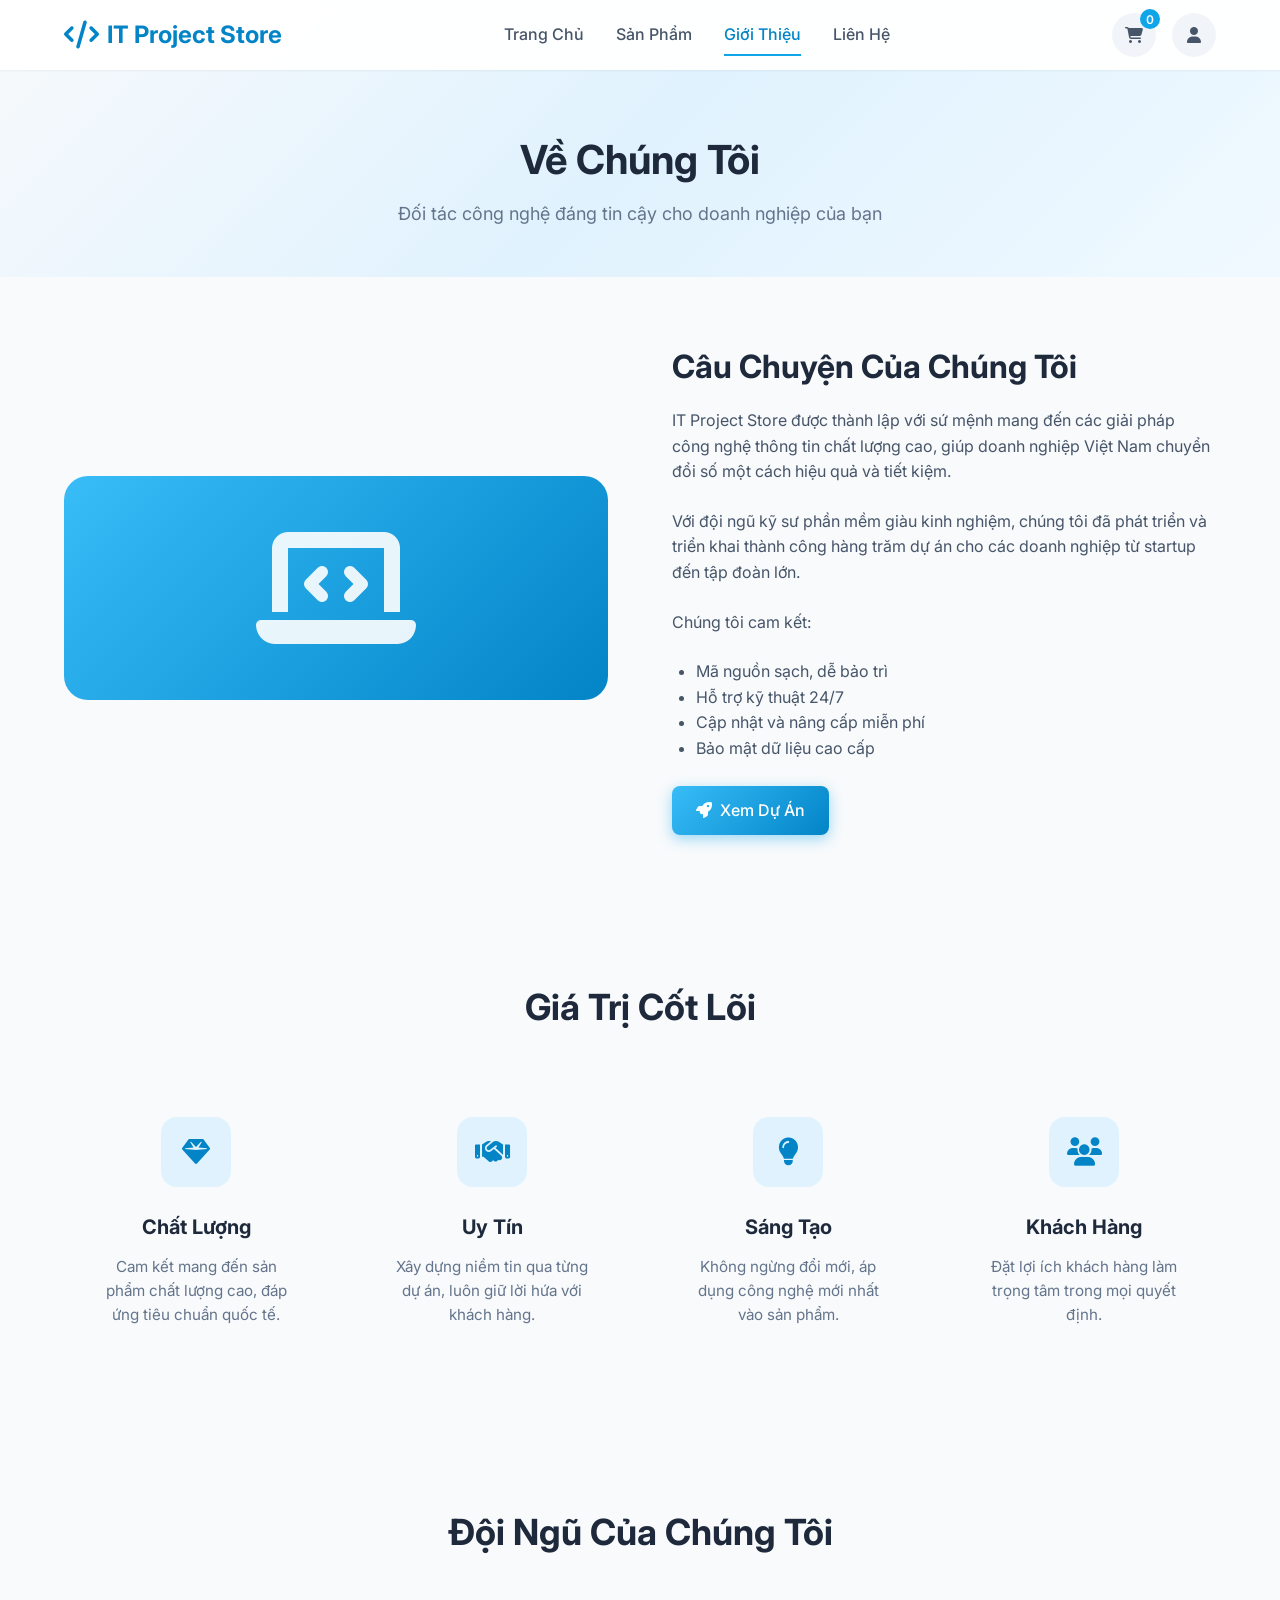
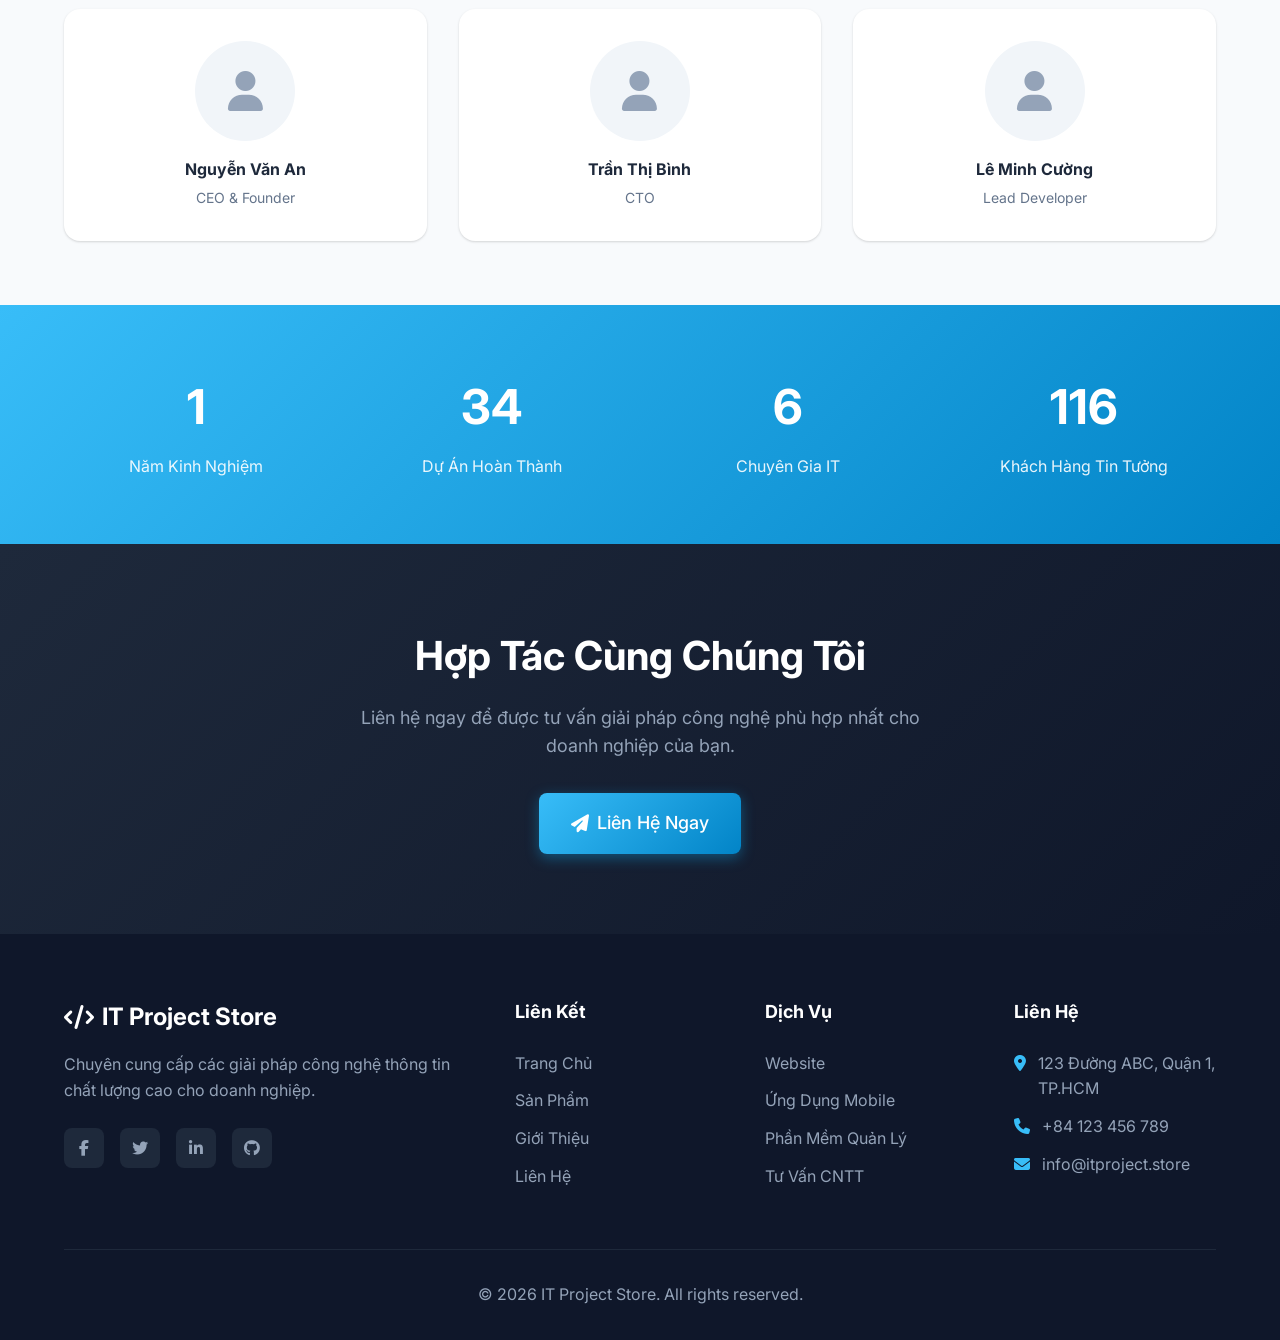
<file: customer-management-web/about.html>
<!DOCTYPE html>
<html lang="vi">
<head>
    <meta charset="UTF-8">
    <meta name="viewport" content="width=device-width, initial-scale=1.0">
    <title>Giới Thiệu - IT Project Store</title>
    <link rel="stylesheet" href="css/style.css">
    <link rel="preconnect" href="https://fonts.googleapis.com">
    <link rel="preconnect" href="https://fonts.gstatic.com" crossorigin>
    <link href="https://fonts.googleapis.com/css2?family=Inter:wght@300;400;500;600;700&display=swap" rel="stylesheet">
    <link rel="stylesheet" href="https://cdnjs.cloudflare.com/ajax/libs/font-awesome/6.4.0/css/all.min.css">
</head>
<body>
    <!-- Header -->
    <header class="header">
        <div class="container">
            <a href="index.html" class="logo">
                <i class="fas fa-code"></i>
                <span>IT Project Store</span>
            </a>
            <nav class="nav">
                <a href="index.html" class="nav-link">Trang Chủ</a>
                <a href="products.html" class="nav-link">Sản Phẩm</a>
                <a href="about.html" class="nav-link active">Giới Thiệu</a>
                <a href="contact.html" class="nav-link">Liên Hệ</a>
            </nav>
            <div class="header-actions">
                <button class="cart-btn" onclick="openCart()">
                    <i class="fas fa-shopping-cart"></i>
                    <span class="cart-count" id="cartCount">0</span>
                </button>
                <button class="user-btn" id="userBtn">
                    <i class="fas fa-user"></i>
                </button>
            </div>
            <button class="mobile-menu-btn" onclick="toggleMobileMenu()">
                <i class="fas fa-bars"></i>
            </button>
        </div>
    </header>

    <!-- Page Header -->
    <section class="page-header">
        <div class="container">
            <h1 class="page-title">Về Chúng Tôi</h1>
            <p class="page-subtitle">Đối tác công nghệ đáng tin cậy cho doanh nghiệp của bạn</p>
        </div>
    </section>

    <!-- About Section -->
    <section class="about-section">
        <div class="container">
            <div class="about-grid">
                <div class="about-image">
                    <i class="fas fa-laptop-code"></i>
                </div>
                <div class="about-content">
                    <h2>Câu Chuyện Của Chúng Tôi</h2>
                    <p>IT Project Store được thành lập với sứ mệnh mang đến các giải pháp công nghệ thông tin chất lượng cao, giúp doanh nghiệp Việt Nam chuyển đổi số một cách hiệu quả và tiết kiệm.</p>
                    <p>Với đội ngũ kỹ sư phần mềm giàu kinh nghiệm, chúng tôi đã phát triển và triển khai thành công hàng trăm dự án cho các doanh nghiệp từ startup đến tập đoàn lớn.</p>
                    <p>Chúng tôi cam kết:</p>
                    <ul style="list-style: disc; margin-left: 1.5rem; margin-bottom: 1.5rem; color: var(--gray-600);">
                        <li>Mã nguồn sạch, dễ bảo trì</li>
                        <li>Hỗ trợ kỹ thuật 24/7</li>
                        <li>Cập nhật và nâng cấp miễn phí</li>
                        <li>Bảo mật dữ liệu cao cấp</li>
                    </ul>
                    <a href="products.html" class="btn btn-primary">
                        <i class="fas fa-rocket"></i>
                        Xem Dự Án
                    </a>
                </div>
            </div>
        </div>
    </section>

    <!-- Values Section -->
    <section class="features" style="background: var(--gray-50);">
        <div class="container">
            <h2 class="section-title">Giá Trị Cốt Lõi</h2>
            <div class="features-grid">
                <div class="feature-card">
                    <div class="feature-icon">
                        <i class="fas fa-gem"></i>
                    </div>
                    <h3>Chất Lượng</h3>
                    <p>Cam kết mang đến sản phẩm chất lượng cao, đáp ứng tiêu chuẩn quốc tế.</p>
                </div>
                <div class="feature-card">
                    <div class="feature-icon">
                        <i class="fas fa-handshake"></i>
                    </div>
                    <h3>Uy Tín</h3>
                    <p>Xây dựng niềm tin qua từng dự án, luôn giữ lời hứa với khách hàng.</p>
                </div>
                <div class="feature-card">
                    <div class="feature-icon">
                        <i class="fas fa-lightbulb"></i>
                    </div>
                    <h3>Sáng Tạo</h3>
                    <p>Không ngừng đổi mới, áp dụng công nghệ mới nhất vào sản phẩm.</p>
                </div>
                <div class="feature-card">
                    <div class="feature-icon">
                        <i class="fas fa-users"></i>
                    </div>
                    <h3>Khách Hàng</h3>
                    <p>Đặt lợi ích khách hàng làm trọng tâm trong mọi quyết định.</p>
                </div>
            </div>
        </div>
    </section>

    <!-- Team Section -->
    <section class="about-section">
        <div class="container">
            <h2 class="section-title">Đội Ngũ Của Chúng Tôi</h2>
            <div class="team-grid">
                <div class="team-member">
                    <div class="team-avatar">
                        <i class="fas fa-user"></i>
                    </div>
                    <h4>Nguyễn Văn An</h4>
                    <p>CEO & Founder</p>
                </div>
                <div class="team-member">
                    <div class="team-avatar">
                        <i class="fas fa-user"></i>
                    </div>
                    <h4>Trần Thị Bình</h4>
                    <p>CTO</p>
                </div>
                <div class="team-member">
                    <div class="team-avatar">
                        <i class="fas fa-user"></i>
                    </div>
                    <h4>Lê Minh Cường</h4>
                    <p>Lead Developer</p>
                </div>
            </div>
        </div>
    </section>

    <!-- Stats Section -->
    <section class="stats">
        <div class="container">
            <div class="stats-grid">
                <div class="stat-item">
                    <div class="stat-number" data-count="5">0</div>
                    <div class="stat-label">Năm Kinh Nghiệm</div>
                </div>
                <div class="stat-item">
                    <div class="stat-number" data-count="150">0</div>
                    <div class="stat-label">Dự Án Hoàn Thành</div>
                </div>
                <div class="stat-item">
                    <div class="stat-number" data-count="30">0</div>
                    <div class="stat-label">Chuyên Gia IT</div>
                </div>
                <div class="stat-item">
                    <div class="stat-number" data-count="500">0</div>
                    <div class="stat-label">Khách Hàng Tin Tưởng</div>
                </div>
            </div>
        </div>
    </section>

    <!-- CTA Section -->
    <section class="cta">
        <div class="container">
            <div class="cta-content">
                <h2>Hợp Tác Cùng Chúng Tôi</h2>
                <p>Liên hệ ngay để được tư vấn giải pháp công nghệ phù hợp nhất cho doanh nghiệp của bạn.</p>
                <a href="contact.html" class="btn btn-primary btn-lg">
                    <i class="fas fa-paper-plane"></i>
                    Liên Hệ Ngay
                </a>
            </div>
        </div>
    </section>

    <!-- Footer -->
    <footer class="footer">
        <div class="container">
            <div class="footer-grid">
                <div class="footer-col">
                    <div class="footer-logo">
                        <i class="fas fa-code"></i>
                        <span>IT Project Store</span>
                    </div>
                    <p>Chuyên cung cấp các giải pháp công nghệ thông tin chất lượng cao cho doanh nghiệp.</p>
                    <div class="social-links">
                        <a href="#"><i class="fab fa-facebook-f"></i></a>
                        <a href="#"><i class="fab fa-twitter"></i></a>
                        <a href="#"><i class="fab fa-linkedin-in"></i></a>
                        <a href="#"><i class="fab fa-github"></i></a>
                    </div>
                </div>
                <div class="footer-col">
                    <h4>Liên Kết</h4>
                    <ul>
                        <li><a href="index.html">Trang Chủ</a></li>
                        <li><a href="products.html">Sản Phẩm</a></li>
                        <li><a href="about.html">Giới Thiệu</a></li>
                        <li><a href="contact.html">Liên Hệ</a></li>
                    </ul>
                </div>
                <div class="footer-col">
                    <h4>Dịch Vụ</h4>
                    <ul>
                        <li><a href="#">Website</a></li>
                        <li><a href="#">Ứng Dụng Mobile</a></li>
                        <li><a href="#">Phần Mềm Quản Lý</a></li>
                        <li><a href="#">Tư Vấn CNTT</a></li>
                    </ul>
                </div>
                <div class="footer-col">
                    <h4>Liên Hệ</h4>
                    <ul class="contact-info">
                        <li><i class="fas fa-map-marker-alt"></i> 123 Đường ABC, Quận 1, TP.HCM</li>
                        <li><i class="fas fa-phone"></i> +84 123 456 789</li>
                        <li><i class="fas fa-envelope"></i> info@itproject.store</li>
                    </ul>
                </div>
            </div>
            <div class="footer-bottom">
                <p>&copy; 2026 IT Project Store. All rights reserved.</p>
            </div>
        </div>
    </footer>

    <!-- Cart Sidebar -->
    <div class="cart-overlay" id="cartOverlay" onclick="closeCart()"></div>
    <div class="cart-sidebar" id="cartSidebar">
        <div class="cart-header">
            <h3><i class="fas fa-shopping-cart"></i> Giỏ Hàng</h3>
            <button class="close-btn" onclick="closeCart()">
                <i class="fas fa-times"></i>
            </button>
        </div>
        <div class="cart-items" id="cartItems"></div>
        <div class="cart-footer">
            <div class="cart-total">
                <span>Tổng cộng:</span>
                <span class="total-amount" id="cartTotal">0 ₫</span>
            </div>
            <button class="btn btn-primary btn-block" onclick="checkout()">
                <i class="fas fa-credit-card"></i>
                Thanh Toán
            </button>
        </div>
    </div>

    <!-- Auth Modal -->
    <div class="modal-overlay" id="authModal">
        <div class="modal">
            <button class="modal-close" onclick="closeAuthModal()">
                <i class="fas fa-times"></i>
            </button>
            <div class="modal-header">
                <h3 id="authModalTitle">Đăng Nhập</h3>
            </div>
            <div class="modal-body">
                <form id="authForm">
                    <div class="form-group" id="nameGroup" style="display: none;">
                        <label>Họ và Tên *</label>
                        <input type="text" id="authName" placeholder="Nhập họ và tên">
                    </div>
                    <div class="form-group" id="usernameGroup">
                        <label>Tên đăng nhập *</label>
                        <input type="text" id="authUsername" placeholder="Nhập tên đăng nhập" required>
                    </div>
                    <div class="form-group" id="emailGroup" style="display: none;">
                        <label>Email</label>
                        <input type="email" id="authEmail" placeholder="Nhập email">
                    </div>
                    <div class="form-group" id="phoneGroup" style="display: none;">
                        <label>Số điện thoại</label>
                        <input type="tel" id="authPhone" placeholder="Nhập số điện thoại">
                    </div>
                    <div class="form-group" id="passwordGroup">
                        <label>Mật khẩu *</label>
                        <div class="password-input">
                            <input type="password" id="authPassword" placeholder="Nhập mật khẩu" required>
                            <button type="button" class="toggle-password" onclick="togglePasswordVisibility('authPassword')">
                                <i class="fas fa-eye"></i>
                            </button>
                        </div>
                    </div>
                    <div class="form-group" id="confirmPasswordGroup" style="display: none;">
                        <label>Xác nhận mật khẩu *</label>
                        <div class="password-input">
                            <input type="password" id="authConfirmPassword" placeholder="Nhập lại mật khẩu">
                            <button type="button" class="toggle-password" onclick="togglePasswordVisibility('authConfirmPassword')">
                                <i class="fas fa-eye"></i>
                            </button>
                        </div>
                    </div>
                    <button type="submit" class="btn btn-primary btn-block">
                        <span id="authBtnText">Đăng Nhập</span>
                    </button>
                </form>
                <div class="auth-switch">
                    <span id="authSwitchText">Chưa có tài khoản?</span>
                    <a href="#" onclick="toggleAuthMode(event)">Đăng ký</a>
                </div>
            </div>
        </div>
    </div>

    <!-- Checkout Modal -->
    <div class="modal-overlay" id="checkoutModal">
        <div class="modal modal-lg">
            <button class="modal-close" onclick="closeCheckoutModal()">
                <i class="fas fa-times"></i>
            </button>
            <div class="modal-header">
                <h3>Xác Nhận Đơn Hàng</h3>
            </div>
            <div class="modal-body">
                <form id="checkoutForm">
                    <div class="form-row">
                        <div class="form-group">
                            <label>Họ và Tên *</label>
                            <input type="text" id="checkoutName" required>
                        </div>
                        <div class="form-group">
                            <label>Email *</label>
                            <input type="email" id="checkoutEmail" required>
                        </div>
                    </div>
                    <div class="form-row">
                        <div class="form-group">
                            <label>Số điện thoại *</label>
                            <input type="tel" id="checkoutPhone" required>
                        </div>
                        <div class="form-group">
                            <label>Địa chỉ</label>
                            <input type="text" id="checkoutAddress">
                        </div>
                    </div>
                    <div class="order-summary">
                        <h4>Tóm tắt đơn hàng</h4>
                        <div id="orderSummaryItems"></div>
                        <div class="order-total">
                            <span>Tổng cộng:</span>
                            <span id="orderTotal">0 ₫</span>
                        </div>
                    </div>
                    <button type="submit" class="btn btn-primary btn-block btn-lg">
                        <i class="fas fa-check"></i>
                        Xác Nhận Đặt Hàng
                    </button>
                </form>
            </div>
        </div>
    </div>

    <!-- Toast Container -->
    <div class="toast-container" id="toastContainer"></div>

    <script src="js/config.js"></script>
    <script src="js/api.js"></script>
    <script src="js/auth.js"></script>
    <script src="js/cart.js"></script>
    <script src="js/main.js"></script>
</body>
</html>
</file>
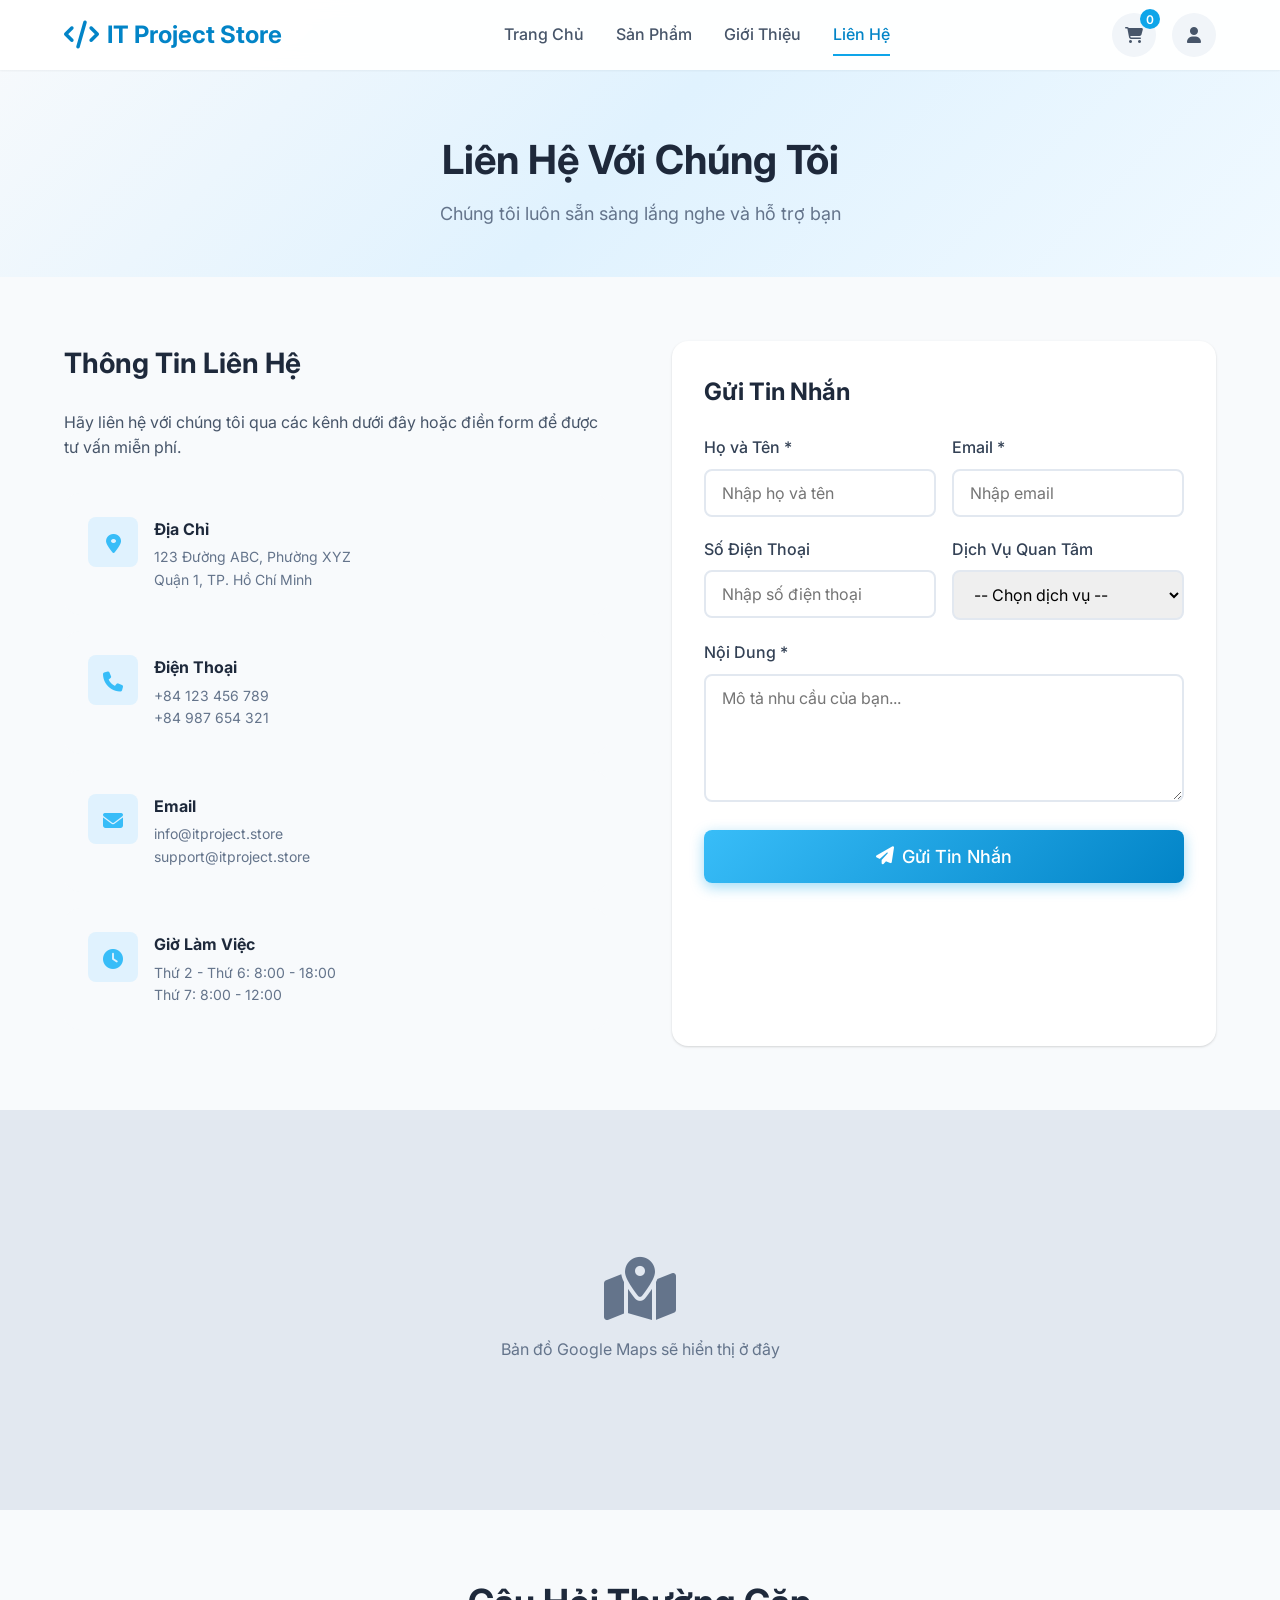
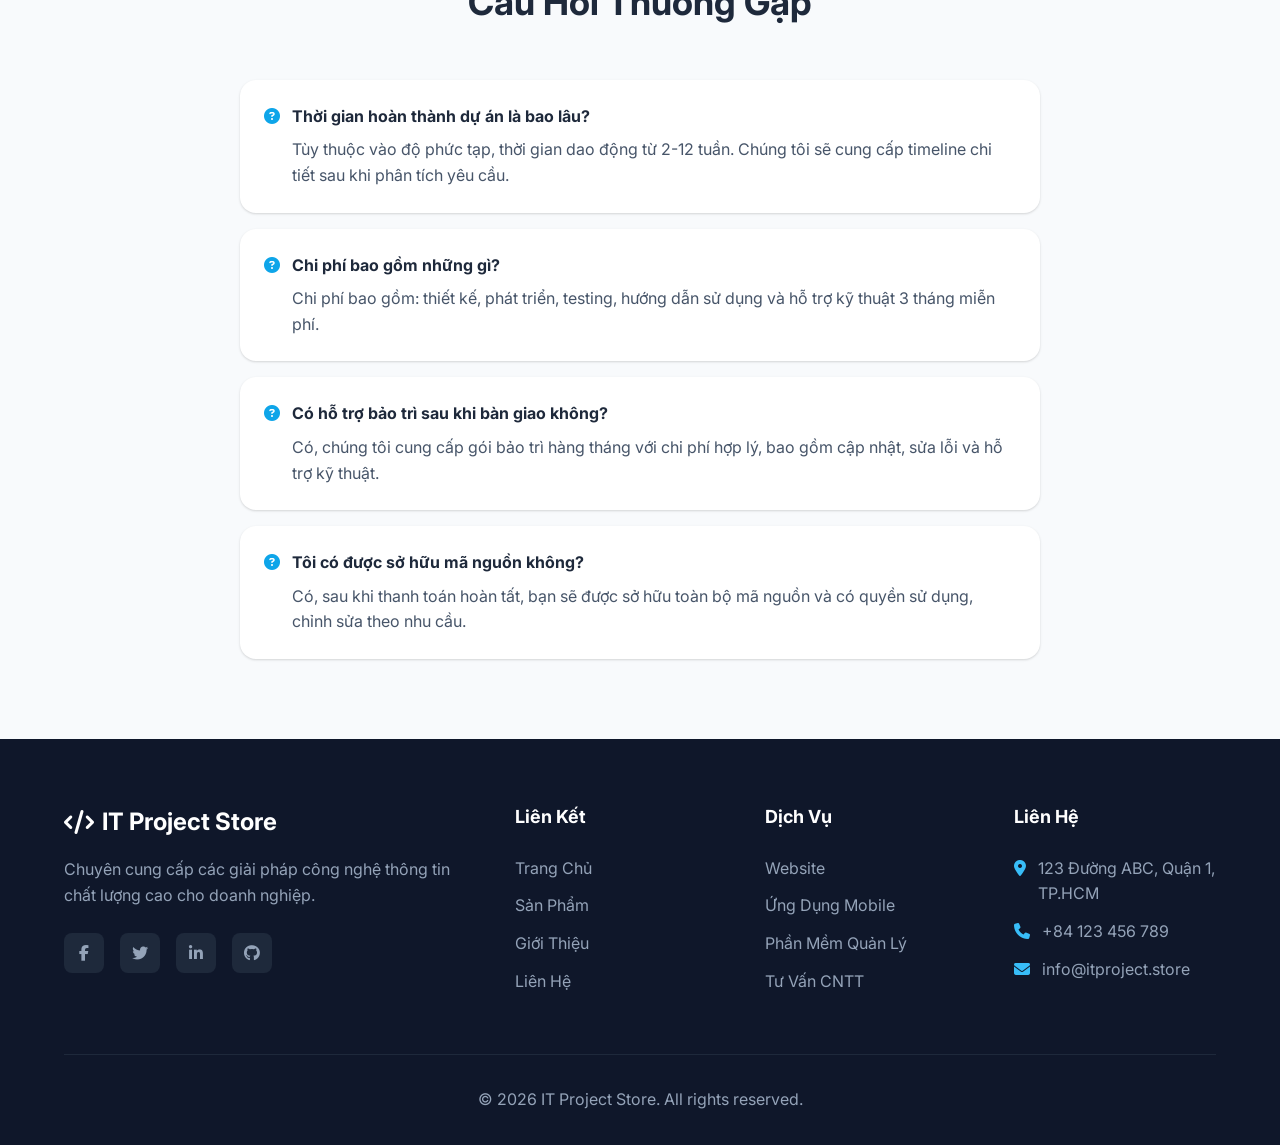
<file: customer-management-web/contact.html>
<!DOCTYPE html>
<html lang="vi">
<head>
    <meta charset="UTF-8">
    <meta name="viewport" content="width=device-width, initial-scale=1.0">
    <title>Liên Hệ - IT Project Store</title>
    <link rel="stylesheet" href="css/style.css">
    <link rel="preconnect" href="https://fonts.googleapis.com">
    <link rel="preconnect" href="https://fonts.gstatic.com" crossorigin>
    <link href="https://fonts.googleapis.com/css2?family=Inter:wght@300;400;500;600;700&display=swap" rel="stylesheet">
    <link rel="stylesheet" href="https://cdnjs.cloudflare.com/ajax/libs/font-awesome/6.4.0/css/all.min.css">
</head>
<body>
    <!-- Header -->
    <header class="header">
        <div class="container">
            <a href="index.html" class="logo">
                <i class="fas fa-code"></i>
                <span>IT Project Store</span>
            </a>
            <nav class="nav">
                <a href="index.html" class="nav-link">Trang Chủ</a>
                <a href="products.html" class="nav-link">Sản Phẩm</a>
                <a href="about.html" class="nav-link">Giới Thiệu</a>
                <a href="contact.html" class="nav-link active">Liên Hệ</a>
            </nav>
            <div class="header-actions">
                <button class="cart-btn" onclick="openCart()">
                    <i class="fas fa-shopping-cart"></i>
                    <span class="cart-count" id="cartCount">0</span>
                </button>
                <button class="user-btn" id="userBtn">
                    <i class="fas fa-user"></i>
                </button>
            </div>
            <button class="mobile-menu-btn" onclick="toggleMobileMenu()">
                <i class="fas fa-bars"></i>
            </button>
        </div>
    </header>

    <!-- Page Header -->
    <section class="page-header">
        <div class="container">
            <h1 class="page-title">Liên Hệ Với Chúng Tôi</h1>
            <p class="page-subtitle">Chúng tôi luôn sẵn sàng lắng nghe và hỗ trợ bạn</p>
        </div>
    </section>

    <!-- Contact Section -->
    <section class="contact-section">
        <div class="container">
            <div class="contact-grid">
                <!-- Contact Info -->
                <div class="contact-info">
                    <h2 style="font-size: 1.75rem; color: var(--gray-800); margin-bottom: 1.5rem;">Thông Tin Liên Hệ</h2>
                    <p style="color: var(--gray-600); margin-bottom: 2rem;">Hãy liên hệ với chúng tôi qua các kênh dưới đây hoặc điền form để được tư vấn miễn phí.</p>
                    
                    <div class="contact-info-card">
                        <div class="contact-info-icon">
                            <i class="fas fa-map-marker-alt"></i>
                        </div>
                        <div>
                            <h4>Địa Chỉ</h4>
                            <p>123 Đường ABC, Phường XYZ<br>Quận 1, TP. Hồ Chí Minh</p>
                        </div>
                    </div>
                    
                    <div class="contact-info-card">
                        <div class="contact-info-icon">
                            <i class="fas fa-phone"></i>
                        </div>
                        <div>
                            <h4>Điện Thoại</h4>
                            <p>+84 123 456 789<br>+84 987 654 321</p>
                        </div>
                    </div>
                    
                    <div class="contact-info-card">
                        <div class="contact-info-icon">
                            <i class="fas fa-envelope"></i>
                        </div>
                        <div>
                            <h4>Email</h4>
                            <p>info@itproject.store<br>support@itproject.store</p>
                        </div>
                    </div>
                    
                    <div class="contact-info-card">
                        <div class="contact-info-icon">
                            <i class="fas fa-clock"></i>
                        </div>
                        <div>
                            <h4>Giờ Làm Việc</h4>
                            <p>Thứ 2 - Thứ 6: 8:00 - 18:00<br>Thứ 7: 8:00 - 12:00</p>
                        </div>
                    </div>
                </div>

                <!-- Contact Form -->
                <div class="contact-form">
                    <h3>Gửi Tin Nhắn</h3>
                    <form id="contactForm">
                        <div class="form-row">
                            <div class="form-group">
                                <label>Họ và Tên *</label>
                                <input type="text" id="contactName" placeholder="Nhập họ và tên" required>
                            </div>
                            <div class="form-group">
                                <label>Email *</label>
                                <input type="email" id="contactEmail" placeholder="Nhập email" required>
                            </div>
                        </div>
                        <div class="form-row">
                            <div class="form-group">
                                <label>Số Điện Thoại</label>
                                <input type="tel" id="contactPhone" placeholder="Nhập số điện thoại">
                            </div>
                            <div class="form-group">
                                <label>Dịch Vụ Quan Tâm</label>
                                <select id="contactService">
                                    <option value="">-- Chọn dịch vụ --</option>
                                    <option value="website">Website</option>
                                    <option value="mobile">Ứng dụng Mobile</option>
                                    <option value="ecommerce">Thương mại điện tử</option>
                                    <option value="erp">Phần mềm quản lý ERP</option>
                                    <option value="crm">CRM</option>
                                    <option value="other">Khác</option>
                                </select>
                            </div>
                        </div>
                        <div class="form-group">
                            <label>Nội Dung *</label>
                            <textarea id="contactMessage" rows="5" placeholder="Mô tả nhu cầu của bạn..." required></textarea>
                        </div>
                        <button type="submit" class="btn btn-primary btn-lg btn-block">
                            <i class="fas fa-paper-plane"></i>
                            Gửi Tin Nhắn
                        </button>
                    </form>
                </div>
            </div>
        </div>
    </section>

    <!-- Map Section -->
    <section style="padding: 0;">
        <div style="background: var(--gray-200); height: 400px; display: flex; align-items: center; justify-content: center;">
            <div style="text-align: center; color: var(--gray-500);">
                <i class="fas fa-map-marked-alt" style="font-size: 4rem; margin-bottom: 1rem;"></i>
                <p>Bản đồ Google Maps sẽ hiển thị ở đây</p>
            </div>
        </div>
    </section>

    <!-- FAQ Section -->
    <section class="about-section">
        <div class="container">
            <h2 class="section-title">Câu Hỏi Thường Gặp</h2>
            <div style="max-width: 800px; margin: 0 auto;">
                <div class="faq-item" style="background: white; padding: 1.5rem; border-radius: var(--radius-lg); margin-bottom: 1rem; box-shadow: var(--shadow);">
                    <h4 style="color: var(--gray-800); margin-bottom: 0.5rem;">
                        <i class="fas fa-question-circle" style="color: var(--primary-500); margin-right: 0.5rem;"></i>
                        Thời gian hoàn thành dự án là bao lâu?
                    </h4>
                    <p style="color: var(--gray-600); margin-left: 1.75rem;">Tùy thuộc vào độ phức tạp, thời gian dao động từ 2-12 tuần. Chúng tôi sẽ cung cấp timeline chi tiết sau khi phân tích yêu cầu.</p>
                </div>
                <div class="faq-item" style="background: white; padding: 1.5rem; border-radius: var(--radius-lg); margin-bottom: 1rem; box-shadow: var(--shadow);">
                    <h4 style="color: var(--gray-800); margin-bottom: 0.5rem;">
                        <i class="fas fa-question-circle" style="color: var(--primary-500); margin-right: 0.5rem;"></i>
                        Chi phí bao gồm những gì?
                    </h4>
                    <p style="color: var(--gray-600); margin-left: 1.75rem;">Chi phí bao gồm: thiết kế, phát triển, testing, hướng dẫn sử dụng và hỗ trợ kỹ thuật 3 tháng miễn phí.</p>
                </div>
                <div class="faq-item" style="background: white; padding: 1.5rem; border-radius: var(--radius-lg); margin-bottom: 1rem; box-shadow: var(--shadow);">
                    <h4 style="color: var(--gray-800); margin-bottom: 0.5rem;">
                        <i class="fas fa-question-circle" style="color: var(--primary-500); margin-right: 0.5rem;"></i>
                        Có hỗ trợ bảo trì sau khi bàn giao không?
                    </h4>
                    <p style="color: var(--gray-600); margin-left: 1.75rem;">Có, chúng tôi cung cấp gói bảo trì hàng tháng với chi phí hợp lý, bao gồm cập nhật, sửa lỗi và hỗ trợ kỹ thuật.</p>
                </div>
                <div class="faq-item" style="background: white; padding: 1.5rem; border-radius: var(--radius-lg); margin-bottom: 1rem; box-shadow: var(--shadow);">
                    <h4 style="color: var(--gray-800); margin-bottom: 0.5rem;">
                        <i class="fas fa-question-circle" style="color: var(--primary-500); margin-right: 0.5rem;"></i>
                        Tôi có được sở hữu mã nguồn không?
                    </h4>
                    <p style="color: var(--gray-600); margin-left: 1.75rem;">Có, sau khi thanh toán hoàn tất, bạn sẽ được sở hữu toàn bộ mã nguồn và có quyền sử dụng, chỉnh sửa theo nhu cầu.</p>
                </div>
            </div>
        </div>
    </section>

    <!-- Footer -->
    <footer class="footer">
        <div class="container">
            <div class="footer-grid">
                <div class="footer-col">
                    <div class="footer-logo">
                        <i class="fas fa-code"></i>
                        <span>IT Project Store</span>
                    </div>
                    <p>Chuyên cung cấp các giải pháp công nghệ thông tin chất lượng cao cho doanh nghiệp.</p>
                    <div class="social-links">
                        <a href="#"><i class="fab fa-facebook-f"></i></a>
                        <a href="#"><i class="fab fa-twitter"></i></a>
                        <a href="#"><i class="fab fa-linkedin-in"></i></a>
                        <a href="#"><i class="fab fa-github"></i></a>
                    </div>
                </div>
                <div class="footer-col">
                    <h4>Liên Kết</h4>
                    <ul>
                        <li><a href="index.html">Trang Chủ</a></li>
                        <li><a href="products.html">Sản Phẩm</a></li>
                        <li><a href="about.html">Giới Thiệu</a></li>
                        <li><a href="contact.html">Liên Hệ</a></li>
                    </ul>
                </div>
                <div class="footer-col">
                    <h4>Dịch Vụ</h4>
                    <ul>
                        <li><a href="#">Website</a></li>
                        <li><a href="#">Ứng Dụng Mobile</a></li>
                        <li><a href="#">Phần Mềm Quản Lý</a></li>
                        <li><a href="#">Tư Vấn CNTT</a></li>
                    </ul>
                </div>
                <div class="footer-col">
                    <h4>Liên Hệ</h4>
                    <ul class="contact-info">
                        <li><i class="fas fa-map-marker-alt"></i> 123 Đường ABC, Quận 1, TP.HCM</li>
                        <li><i class="fas fa-phone"></i> +84 123 456 789</li>
                        <li><i class="fas fa-envelope"></i> info@itproject.store</li>
                    </ul>
                </div>
            </div>
            <div class="footer-bottom">
                <p>&copy; 2026 IT Project Store. All rights reserved.</p>
            </div>
        </div>
    </footer>

    <!-- Cart Sidebar -->
    <div class="cart-overlay" id="cartOverlay" onclick="closeCart()"></div>
    <div class="cart-sidebar" id="cartSidebar">
        <div class="cart-header">
            <h3><i class="fas fa-shopping-cart"></i> Giỏ Hàng</h3>
            <button class="close-btn" onclick="closeCart()">
                <i class="fas fa-times"></i>
            </button>
        </div>
        <div class="cart-items" id="cartItems"></div>
        <div class="cart-footer">
            <div class="cart-total">
                <span>Tổng cộng:</span>
                <span class="total-amount" id="cartTotal">0 ₫</span>
            </div>
            <button class="btn btn-primary btn-block" onclick="checkout()">
                <i class="fas fa-credit-card"></i>
                Thanh Toán
            </button>
        </div>
    </div>

    <!-- Auth Modal -->
    <div class="modal-overlay" id="authModal">
        <div class="modal">
            <button class="modal-close" onclick="closeAuthModal()">
                <i class="fas fa-times"></i>
            </button>
            <div class="modal-header">
                <h3 id="authModalTitle">Đăng Nhập</h3>
            </div>
            <div class="modal-body">
                <form id="authForm">
                    <div class="form-group" id="nameGroup" style="display: none;">
                        <label>Họ và Tên *</label>
                        <input type="text" id="authName" placeholder="Nhập họ và tên">
                    </div>
                    <div class="form-group" id="usernameGroup">
                        <label>Tên đăng nhập *</label>
                        <input type="text" id="authUsername" placeholder="Nhập tên đăng nhập" required>
                    </div>
                    <div class="form-group" id="emailGroup" style="display: none;">
                        <label>Email</label>
                        <input type="email" id="authEmail" placeholder="Nhập email">
                    </div>
                    <div class="form-group" id="phoneGroup" style="display: none;">
                        <label>Số điện thoại</label>
                        <input type="tel" id="authPhone" placeholder="Nhập số điện thoại">
                    </div>
                    <div class="form-group" id="passwordGroup">
                        <label>Mật khẩu *</label>
                        <div class="password-input">
                            <input type="password" id="authPassword" placeholder="Nhập mật khẩu" required>
                            <button type="button" class="toggle-password" onclick="togglePasswordVisibility('authPassword')">
                                <i class="fas fa-eye"></i>
                            </button>
                        </div>
                    </div>
                    <div class="form-group" id="confirmPasswordGroup" style="display: none;">
                        <label>Xác nhận mật khẩu *</label>
                        <div class="password-input">
                            <input type="password" id="authConfirmPassword" placeholder="Nhập lại mật khẩu">
                            <button type="button" class="toggle-password" onclick="togglePasswordVisibility('authConfirmPassword')">
                                <i class="fas fa-eye"></i>
                            </button>
                        </div>
                    </div>
                    <button type="submit" class="btn btn-primary btn-block">
                        <span id="authBtnText">Đăng Nhập</span>
                    </button>
                </form>
                <div class="auth-switch">
                    <span id="authSwitchText">Chưa có tài khoản?</span>
                    <a href="#" onclick="toggleAuthMode(event)">Đăng ký</a>
                </div>
            </div>
        </div>
    </div>

    <!-- Checkout Modal -->
    <div class="modal-overlay" id="checkoutModal">
        <div class="modal modal-lg">
            <button class="modal-close" onclick="closeCheckoutModal()">
                <i class="fas fa-times"></i>
            </button>
            <div class="modal-header">
                <h3>Xác Nhận Đơn Hàng</h3>
            </div>
            <div class="modal-body">
                <form id="checkoutForm">
                    <div class="form-row">
                        <div class="form-group">
                            <label>Họ và Tên *</label>
                            <input type="text" id="checkoutName" required>
                        </div>
                        <div class="form-group">
                            <label>Email *</label>
                            <input type="email" id="checkoutEmail" required>
                        </div>
                    </div>
                    <div class="form-row">
                        <div class="form-group">
                            <label>Số điện thoại *</label>
                            <input type="tel" id="checkoutPhone" required>
                        </div>
                        <div class="form-group">
                            <label>Địa chỉ</label>
                            <input type="text" id="checkoutAddress">
                        </div>
                    </div>
                    <div class="order-summary">
                        <h4>Tóm tắt đơn hàng</h4>
                        <div id="orderSummaryItems"></div>
                        <div class="order-total">
                            <span>Tổng cộng:</span>
                            <span id="orderTotal">0 ₫</span>
                        </div>
                    </div>
                    <button type="submit" class="btn btn-primary btn-block btn-lg">
                        <i class="fas fa-check"></i>
                        Xác Nhận Đặt Hàng
                    </button>
                </form>
            </div>
        </div>
    </div>

    <!-- Toast Container -->
    <div class="toast-container" id="toastContainer"></div>

    <script src="js/config.js"></script>
    <script src="js/api.js"></script>
    <script src="js/auth.js"></script>
    <script src="js/cart.js"></script>
    <script src="js/main.js"></script>
    <script>
        // Pre-fill contact form if user is logged in
        document.addEventListener('DOMContentLoaded', function() {
            if (typeof Auth !== 'undefined' && Auth.isLoggedIn()) {
                const user = Auth.getUser();
                if (user) {
                    document.getElementById('contactName').value = user.name || '';
                    document.getElementById('contactEmail').value = user.email || '';
                    document.getElementById('contactPhone').value = user.phone || '';
                }
            }
        });
        
        // Contact Form Handler
        document.getElementById('contactForm').addEventListener('submit', async function(e) {
            e.preventDefault();
            
            const submitBtn = this.querySelector('button[type="submit"]');
            submitBtn.disabled = true;
            submitBtn.innerHTML = '<i class="fas fa-spinner fa-spin"></i> Đang gửi...';
            
            const name = document.getElementById('contactName').value.trim();
            const email = document.getElementById('contactEmail').value.trim();
            const phone = document.getElementById('contactPhone').value.trim();
            const service = document.getElementById('contactService').value;
            const message = document.getElementById('contactMessage').value.trim();
            
            if (!name || !email || !message) {
                showToast('Vui lòng điền đầy đủ thông tin bắt buộc!', 'error');
                submitBtn.disabled = false;
                submitBtn.innerHTML = '<i class="fas fa-paper-plane"></i> Gửi Tin Nhắn';
                return;
            }
            
            try {
                // Get customer_id if logged in
                let customerId = 1;
                if (typeof Auth !== 'undefined' && Auth.isLoggedIn()) {
                    const user = Auth.getUser();
                    if (user && user.id) {
                        customerId = user.id;
                    }
                }
                
                // Create feedback via API
                const result = await FeedbacksAPI.create({
                    customer_id: customerId,
                    question: `[${service || 'Liên hệ'}] ${name} (${email}, ${phone}): ${message}`
                });
                
                showToast('Gửi tin nhắn thành công! Chúng tôi sẽ liên hệ sớm.', 'success');
                document.getElementById('contactMessage').value = '';
                document.getElementById('contactService').value = '';
            } catch (error) {
                console.error('Contact form error:', error);
                // Still show success since the message intent was captured
                showToast('Cảm ơn bạn đã liên hệ! Chúng tôi sẽ phản hồi sớm nhất.', 'success');
                document.getElementById('contactMessage').value = '';
            }
            
            submitBtn.disabled = false;
            submitBtn.innerHTML = '<i class="fas fa-paper-plane"></i> Gửi Tin Nhắn';
        });
    </script>
</body>
</html>
</file>
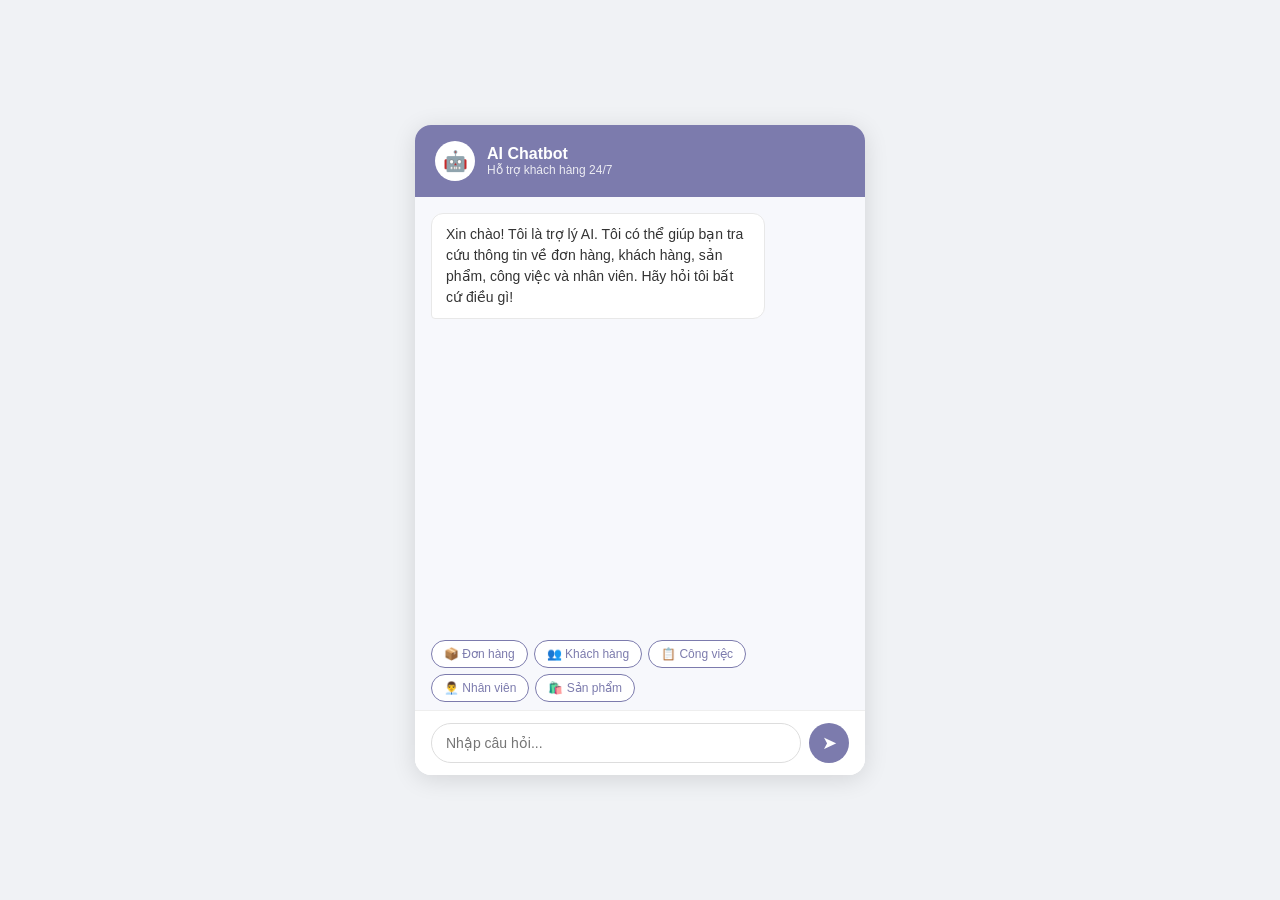
<file: addons/chatbot_support/static/src/chat.html>
<!DOCTYPE html>
<html lang="vi">
<head>
    <meta charset="UTF-8">
    <meta name="viewport" content="width=device-width, initial-scale=1.0">
    <title>AI Chatbot - Hỗ trợ khách hàng</title>
    <style>
        * { margin: 0; padding: 0; box-sizing: border-box; }
        body {
            font-family: 'Segoe UI', Tahoma, sans-serif;
            background: #f0f2f5;
            display: flex; justify-content: center; align-items: center;
            min-height: 100vh;
        }
        .chat-container {
            width: 450px; height: 650px;
            background: #fff; border-radius: 16px;
            box-shadow: 0 4px 24px rgba(0,0,0,0.12);
            display: flex; flex-direction: column;
            overflow: hidden;
        }
        .chat-header {
            background: #7C7BAD;
            color: #fff; padding: 16px 20px;
            display: flex; align-items: center; gap: 12px;
        }
        .chat-header .avatar {
            width: 40px; height: 40px; background: #fff;
            border-radius: 50%; display: flex; align-items: center;
            justify-content: center; font-size: 20px;
        }
        .chat-header h3 { font-size: 16px; font-weight: 600; }
        .chat-header p { font-size: 12px; opacity: 0.85; }
        .chat-messages {
            flex: 1; overflow-y: auto; padding: 16px;
            display: flex; flex-direction: column; gap: 10px;
            background: #f7f8fc;
        }
        .message {
            max-width: 80%; padding: 10px 14px;
            border-radius: 12px; font-size: 14px;
            line-height: 1.5; word-wrap: break-word;
        }
        .message.bot {
            background: #fff; color: #333;
            align-self: flex-start;
            border: 1px solid #e8e8e8;
            border-bottom-left-radius: 4px;
        }
        .message.user {
            background: #7C7BAD; color: #fff;
            align-self: flex-end;
            border-bottom-right-radius: 4px;
        }
        .message.typing {
            background: #fff; border: 1px solid #e8e8e8;
            align-self: flex-start;
            border-bottom-left-radius: 4px;
        }
        .typing-dots { display: flex; gap: 4px; padding: 4px 0; }
        .typing-dots span {
            width: 8px; height: 8px; background: #999;
            border-radius: 50%; animation: bounce 1.4s infinite ease-in-out;
        }
        .typing-dots span:nth-child(2) { animation-delay: 0.2s; }
        .typing-dots span:nth-child(3) { animation-delay: 0.4s; }
        @keyframes bounce {
            0%, 80%, 100% { transform: scale(0); }
            40% { transform: scale(1); }
        }
        .chat-input {
            padding: 12px 16px; background: #fff;
            border-top: 1px solid #eee;
            display: flex; gap: 8px;
        }
        .chat-input input {
            flex: 1; padding: 10px 14px;
            border: 1px solid #ddd; border-radius: 24px;
            font-size: 14px; outline: none;
        }
        .chat-input input:focus { border-color: #7C7BAD; }
        .chat-input button {
            width: 40px; height: 40px; border: none;
            background: #7C7BAD; color: #fff;
            border-radius: 50%; cursor: pointer;
            font-size: 18px; display: flex;
            align-items: center; justify-content: center;
        }
        .chat-input button:hover { background: #6b6a9d; }
        .chat-input button:disabled { background: #ccc; cursor: not-allowed; }
        .suggestions {
            padding: 8px 16px; background: #f7f8fc;
            display: flex; flex-wrap: wrap; gap: 6px;
        }
        .suggestions button {
            padding: 6px 12px; border: 1px solid #7C7BAD;
            background: #fff; color: #7C7BAD;
            border-radius: 16px; font-size: 12px;
            cursor: pointer;
        }
        .suggestions button:hover { background: #7C7BAD; color: #fff; }
        .response-time {
            font-size: 11px; color: #999;
            margin-top: 2px; align-self: flex-start;
        }
    </style>
</head>
<body>
    <div class="chat-container">
        <div class="chat-header">
            <div class="avatar">🤖</div>
            <div>
                <h3>AI Chatbot</h3>
                <p>Hỗ trợ khách hàng 24/7</p>
            </div>
        </div>

        <div class="chat-messages" id="chatMessages">
            <div class="message bot">
                Xin chào! Tôi là trợ lý AI. Tôi có thể giúp bạn tra cứu thông tin về đơn hàng, khách hàng, sản phẩm, công việc và nhân viên. Hãy hỏi tôi bất cứ điều gì!
            </div>
        </div>

        <div class="suggestions">
            <button onclick="sendSuggestion('Cho tôi xem danh sách đơn hàng')">📦 Đơn hàng</button>
            <button onclick="sendSuggestion('Danh sách khách hàng')">👥 Khách hàng</button>
            <button onclick="sendSuggestion('Tiến độ công việc hiện tại')">📋 Công việc</button>
            <button onclick="sendSuggestion('Danh sách nhân viên đang làm việc')">👨‍💼 Nhân viên</button>
            <button onclick="sendSuggestion('Sản phẩm và giá')">🛍️ Sản phẩm</button>
        </div>

        <div class="chat-input">
            <input type="text" id="msgInput" placeholder="Nhập câu hỏi..."
                   onkeypress="if(event.key==='Enter') sendMessage()">
            <button onclick="sendMessage()" id="sendBtn">➤</button>
        </div>
    </div>

    <script>
        const SESSION_ID = 'web_' + Date.now();
        const API_URL = '/chatbot/api/chat';

        function addMessage(text, type) {
            const container = document.getElementById('chatMessages');
            const div = document.createElement('div');
            div.className = 'message ' + type;
            div.textContent = text;
            container.appendChild(div);
            container.scrollTop = container.scrollHeight;
            return div;
        }

        function addTyping() {
            const container = document.getElementById('chatMessages');
            const div = document.createElement('div');
            div.className = 'message typing';
            div.id = 'typingIndicator';
            div.innerHTML = '<div class="typing-dots"><span></span><span></span><span></span></div>';
            container.appendChild(div);
            container.scrollTop = container.scrollHeight;
        }

        function removeTyping() {
            const el = document.getElementById('typingIndicator');
            if (el) el.remove();
        }

        function addResponseTime(seconds) {
            const container = document.getElementById('chatMessages');
            const div = document.createElement('div');
            div.className = 'response-time';
            div.textContent = `⏱ ${seconds.toFixed(1)}s`;
            container.appendChild(div);
        }

        async function sendMessage() {
            const input = document.getElementById('msgInput');
            const text = input.value.trim();
            if (!text) return;

            input.value = '';
            addMessage(text, 'user');

            document.getElementById('sendBtn').disabled = true;
            addTyping();

            try {
                const resp = await fetch(API_URL, {
                    method: 'POST',
                    headers: { 'Content-Type': 'application/json' },
                    body: JSON.stringify({
                        jsonrpc: '2.0',
                        method: 'call',
                        params: { message: text, session_id: SESSION_ID }
                    })
                });
                const data = await resp.json();
                removeTyping();

                if (data.result && data.result.success) {
                    addMessage(data.result.response, 'bot');
                    if (data.result.metadata && data.result.metadata.response_time) {
                        addResponseTime(data.result.metadata.response_time);
                    }
                } else {
                    addMessage('Xin lỗi, đã có lỗi xảy ra. Vui lòng thử lại.', 'bot');
                }
            } catch (err) {
                removeTyping();
                addMessage('Không thể kết nối đến server. Vui lòng kiểm tra lại.', 'bot');
            }

            document.getElementById('sendBtn').disabled = false;
            input.focus();
        }

        function sendSuggestion(text) {
            document.getElementById('msgInput').value = text;
            sendMessage();
        }
    </script>
</body>
</html>
</file>
<file: customer-management-web/css/style.css>
/* =============================================
   IT Project Store - Main Stylesheet
   Modern, Clean Design with Soft Colors
   ============================================= */

/* CSS Variables */
:root {
    /* Primary Colors - Soft Blue */
    --primary-50: #f0f9ff;
    --primary-100: #e0f2fe;
    --primary-200: #bae6fd;
    --primary-300: #7dd3fc;
    --primary-400: #38bdf8;
    --primary-500: #0ea5e9;
    --primary-600: #0284c7;
    --primary-700: #0369a1;

    /* Neutral Colors - Soft Gray */
    --gray-50: #f8fafc;
    --gray-100: #f1f5f9;
    --gray-200: #e2e8f0;
    --gray-300: #cbd5e1;
    --gray-400: #94a3b8;
    --gray-500: #64748b;
    --gray-600: #475569;
    --gray-700: #334155;
    --gray-800: #1e293b;
    --gray-900: #0f172a;

    /* Accent Colors */
    --success: #10b981;
    --success-light: #d1fae5;
    --warning: #f59e0b;
    --warning-light: #fef3c7;
    --error: #ef4444;
    --error-light: #fee2e2;
    --info: #6366f1;
    --info-light: #e0e7ff;

    /* Gradients */
    --gradient-primary: linear-gradient(135deg, var(--primary-400) 0%, var(--primary-600) 100%);
    --gradient-soft: linear-gradient(135deg, #667eea 0%, #764ba2 100%);
    --gradient-hero: linear-gradient(135deg, #f8fafc 0%, #e0f2fe 50%, #f0f9ff 100%);

    /* Shadows */
    --shadow-sm: 0 1px 2px 0 rgba(0, 0, 0, 0.05);
    --shadow: 0 1px 3px 0 rgba(0, 0, 0, 0.1), 0 1px 2px 0 rgba(0, 0, 0, 0.06);
    --shadow-md: 0 4px 6px -1px rgba(0, 0, 0, 0.1), 0 2px 4px -1px rgba(0, 0, 0, 0.06);
    --shadow-lg: 0 10px 15px -3px rgba(0, 0, 0, 0.1), 0 4px 6px -2px rgba(0, 0, 0, 0.05);
    --shadow-xl: 0 20px 25px -5px rgba(0, 0, 0, 0.1), 0 10px 10px -5px rgba(0, 0, 0, 0.04);

    /* Border Radius */
    --radius-sm: 0.375rem;
    --radius: 0.5rem;
    --radius-md: 0.75rem;
    --radius-lg: 1rem;
    --radius-xl: 1.5rem;
    --radius-full: 9999px;

    /* Transitions */
    --transition-fast: 150ms ease;
    --transition: 200ms ease;
    --transition-slow: 300ms ease;

    /* Typography */
    --font-family: 'Inter', -apple-system, BlinkMacSystemFont, 'Segoe UI', Roboto, sans-serif;
}

/* Reset & Base */
*,
*::before,
*::after {
    margin: 0;
    padding: 0;
    box-sizing: border-box;
}

html {
    scroll-behavior: smooth;
}

body {
    font-family: var(--font-family);
    font-size: 16px;
    line-height: 1.6;
    color: var(--gray-700);
    background-color: var(--gray-50);
    -webkit-font-smoothing: antialiased;
    -moz-osx-font-smoothing: grayscale;
}

a {
    text-decoration: none;
    color: inherit;
    transition: color var(--transition);
}

img {
    max-width: 100%;
    height: auto;
    display: block;
}

button {
    cursor: pointer;
    border: none;
    background: none;
    font-family: inherit;
    font-size: inherit;
}

input,
textarea,
select {
    font-family: inherit;
    font-size: inherit;
}

ul,
ol {
    list-style: none;
}

/* Container */
.container {
    max-width: 1200px;
    margin: 0 auto;
    padding: 0 1.5rem;
}

/* =============================================
   Header
   ============================================= */
.header {
    position: fixed;
    top: 0;
    left: 0;
    right: 0;
    background: rgba(255, 255, 255, 0.95);
    backdrop-filter: blur(10px);
    z-index: 1000;
    box-shadow: var(--shadow-sm);
    transition: all var(--transition);
}

.header .container {
    display: flex;
    align-items: center;
    justify-content: space-between;
    height: 70px;
}

.logo {
    display: flex;
    align-items: center;
    gap: 0.5rem;
    font-size: 1.5rem;
    font-weight: 700;
    color: var(--primary-600);
}

.logo i {
    font-size: 1.75rem;
}

.nav {
    display: flex;
    align-items: center;
    gap: 2rem;
}

.nav-link {
    font-weight: 500;
    color: var(--gray-600);
    position: relative;
    padding: 0.5rem 0;
}

.nav-link::after {
    content: '';
    position: absolute;
    bottom: 0;
    left: 0;
    width: 0;
    height: 2px;
    background: var(--primary-500);
    transition: width var(--transition);
}

.nav-link:hover,
.nav-link.active {
    color: var(--primary-600);
}

.nav-link:hover::after,
.nav-link.active::after {
    width: 100%;
}

.header-actions {
    display: flex;
    align-items: center;
    gap: 1rem;
    position: relative;
}

.cart-btn,
.user-btn {
    position: relative;
    width: 44px;
    height: 44px;
    display: flex;
    align-items: center;
    justify-content: center;
    border-radius: var(--radius-full);
    background: var(--gray-100);
    color: var(--gray-600);
    transition: all var(--transition);
    cursor: pointer;
    border: none;
}

.cart-btn:hover,
.user-btn:hover {
    background: var(--primary-100);
    color: var(--primary-600);
}

.cart-count {
    position: absolute;
    top: -4px;
    right: -4px;
    min-width: 20px;
    height: 20px;
    padding: 0 6px;
    background: var(--primary-500);
    color: white;
    font-size: 0.75rem;
    font-weight: 600;
    border-radius: var(--radius-full);
    display: flex;
    align-items: center;
    justify-content: center;
}

.mobile-menu-btn {
    display: none;
    width: 44px;
    height: 44px;
    align-items: center;
    justify-content: center;
    border-radius: var(--radius);
    color: var(--gray-600);
}

/* =============================================
   Hero Section
   ============================================= */
.hero {
    padding: 8rem 0 4rem;
    background: var(--gradient-hero);
    min-height: 100vh;
    display: flex;
    align-items: center;
}

.hero .container {
    display: grid;
    grid-template-columns: 1fr 1fr;
    gap: 4rem;
    align-items: center;
}

.hero-title {
    font-size: 3.5rem;
    font-weight: 700;
    line-height: 1.2;
    color: var(--gray-800);
    margin-bottom: 1.5rem;
}

.hero-title .highlight {
    background: var(--gradient-primary);
    -webkit-background-clip: text;
    -webkit-text-fill-color: transparent;
    background-clip: text;
}

.hero-subtitle {
    font-size: 1.25rem;
    color: var(--gray-500);
    margin-bottom: 2rem;
    max-width: 500px;
}

.hero-buttons {
    display: flex;
    gap: 1rem;
    flex-wrap: wrap;
}

/* Code Window Animation */
.code-window {
    background: var(--gray-800);
    border-radius: var(--radius-lg);
    box-shadow: var(--shadow-xl);
    overflow: hidden;
    transform: perspective(1000px) rotateY(-5deg) rotateX(5deg);
    transition: transform var(--transition-slow);
}

.code-window:hover {
    transform: perspective(1000px) rotateY(0) rotateX(0);
}

.window-header {
    display: flex;
    gap: 8px;
    padding: 1rem 1.25rem;
    background: var(--gray-700);
}

.dot {
    width: 12px;
    height: 12px;
    border-radius: var(--radius-full);
}

.dot.red {
    background: #ff5f57;
}

.dot.yellow {
    background: #febc2e;
}

.dot.green {
    background: #28c840;
}

.window-content {
    padding: 1.5rem;
}

.window-content pre {
    font-family: 'Fira Code', 'Monaco', monospace;
    font-size: 0.9rem;
    line-height: 1.8;
    color: #e2e8f0;
}

.window-content .keyword {
    color: #f472b6;
}

.window-content .property {
    color: #7dd3fc;
}

.window-content .string {
    color: #a5f3fc;
}

.window-content .boolean {
    color: #fbbf24;
}

/* =============================================
   Buttons
   ============================================= */
.btn {
    display: inline-flex;
    align-items: center;
    justify-content: center;
    gap: 0.5rem;
    padding: 0.75rem 1.5rem;
    font-weight: 500;
    border-radius: var(--radius);
    transition: all var(--transition);
}

.btn-primary {
    background: var(--gradient-primary);
    color: white;
    box-shadow: 0 4px 14px rgba(14, 165, 233, 0.4);
}

.btn-primary:hover {
    transform: translateY(-2px);
    box-shadow: 0 6px 20px rgba(14, 165, 233, 0.5);
}

.btn-outline {
    background: transparent;
    color: var(--primary-600);
    border: 2px solid var(--primary-300);
}

.btn-outline:hover {
    background: var(--primary-50);
    border-color: var(--primary-400);
}

.btn-secondary {
    background: var(--gray-100);
    color: var(--gray-700);
}

.btn-secondary:hover {
    background: var(--gray-200);
}

.btn-lg {
    padding: 1rem 2rem;
    font-size: 1.125rem;
}

.btn-sm {
    padding: 0.5rem 1rem;
    font-size: 0.875rem;
}

.btn-block {
    width: 100%;
}

/* =============================================
   Section Styles
   ============================================= */
.section-title {
    font-size: 2.25rem;
    font-weight: 700;
    color: var(--gray-800);
    text-align: center;
    margin-bottom: 3rem;
}

.section-header {
    display: flex;
    align-items: center;
    justify-content: space-between;
    margin-bottom: 2rem;
}

.section-header .section-title {
    margin-bottom: 0;
    text-align: left;
}

.view-all {
    display: flex;
    align-items: center;
    gap: 0.5rem;
    color: var(--primary-600);
    font-weight: 500;
}

.view-all:hover {
    color: var(--primary-700);
}

/* =============================================
   Features Section
   ============================================= */
.features {
    padding: 5rem 0;
    background: white;
}

.features-grid {
    display: grid;
    grid-template-columns: repeat(4, 1fr);
    gap: 2rem;
}

.feature-card {
    text-align: center;
    padding: 2rem;
    background: var(--gray-50);
    border-radius: var(--radius-lg);
    transition: all var(--transition);
}

.feature-card:hover {
    transform: translateY(-5px);
    box-shadow: var(--shadow-lg);
    background: white;
}

.feature-icon {
    width: 70px;
    height: 70px;
    margin: 0 auto 1.5rem;
    display: flex;
    align-items: center;
    justify-content: center;
    background: var(--primary-100);
    color: var(--primary-600);
    font-size: 1.75rem;
    border-radius: var(--radius-lg);
}

.feature-card h3 {
    font-size: 1.25rem;
    color: var(--gray-800);
    margin-bottom: 0.75rem;
}

.feature-card p {
    color: var(--gray-500);
    font-size: 0.95rem;
}

/* =============================================
   Products Section
   ============================================= */
.products-section {
    padding: 5rem 0;
    background: var(--gray-50);
}

.products-grid {
    display: grid;
    grid-template-columns: repeat(3, 1fr);
    gap: 2rem;
}

.product-card {
    background: white;
    border-radius: var(--radius-lg);
    overflow: hidden;
    box-shadow: var(--shadow);
    transition: all var(--transition);
}

.product-card:hover {
    transform: translateY(-5px);
    box-shadow: var(--shadow-xl);
}

.product-image {
    position: relative;
    height: 200px;
    background: var(--gray-100);
    display: flex;
    align-items: center;
    justify-content: center;
    overflow: hidden;
}

.product-image i {
    font-size: 4rem;
    color: var(--primary-400);
    opacity: 0.6;
}

.product-image img.product-img {
    width: 100%;
    height: 100%;
    object-fit: cover;
    transition: transform var(--transition-slow);
}

.product-card:hover .product-img {
    transform: scale(1.05);
}

.product-badge {
    position: absolute;
    top: 1rem;
    left: 1rem;
    padding: 0.25rem 0.75rem;
    background: var(--success);
    color: white;
    font-size: 0.75rem;
    font-weight: 600;
    border-radius: var(--radius-full);
}

.product-content {
    padding: 1.5rem;
}

.product-category {
    display: inline-block;
    padding: 0.25rem 0.75rem;
    background: var(--primary-50);
    color: var(--primary-600);
    font-size: 0.75rem;
    font-weight: 500;
    border-radius: var(--radius-full);
    margin-bottom: 0.75rem;
}

.product-title {
    font-size: 1.125rem;
    font-weight: 600;
    color: var(--gray-800);
    margin-bottom: 0.5rem;
    display: -webkit-box;
    -webkit-line-clamp: 2;
    -webkit-box-orient: vertical;
    overflow: hidden;
}

.product-description {
    color: var(--gray-500);
    font-size: 0.875rem;
    margin-bottom: 1rem;
    display: -webkit-box;
    -webkit-line-clamp: 2;
    -webkit-box-orient: vertical;
    overflow: hidden;
}

.product-footer {
    display: flex;
    align-items: center;
    justify-content: space-between;
}

.product-price {
    font-size: 1.25rem;
    font-weight: 700;
    color: var(--primary-600);
}

.product-price .currency {
    font-size: 0.875rem;
    font-weight: 500;
}

.add-to-cart-btn {
    width: 44px;
    height: 44px;
    display: flex;
    align-items: center;
    justify-content: center;
    background: var(--primary-500);
    color: white;
    border-radius: var(--radius);
    transition: all var(--transition);
}

.add-to-cart-btn:hover {
    background: var(--primary-600);
    transform: scale(1.1);
}

/* Loading State */
.loading {
    grid-column: 1 / -1;
    text-align: center;
    padding: 4rem;
    color: var(--gray-500);
}

.loading i {
    font-size: 2rem;
    margin-bottom: 1rem;
    color: var(--primary-500);
}

/* =============================================
   Stats Section
   ============================================= */
.stats {
    padding: 4rem 0;
    background: var(--gradient-primary);
}

.stats-grid {
    display: grid;
    grid-template-columns: repeat(4, 1fr);
    gap: 2rem;
}

.stat-item {
    text-align: center;
    color: white;
}

.stat-number {
    font-size: 3rem;
    font-weight: 700;
    margin-bottom: 0.5rem;
}

.stat-label {
    font-size: 1rem;
    opacity: 0.9;
}

/* =============================================
   Categories Section
   ============================================= */
.categories {
    padding: 5rem 0;
    background: white;
}

.categories-grid {
    display: grid;
    grid-template-columns: repeat(4, 1fr);
    gap: 1.5rem;
}

.category-card {
    background: var(--gray-50);
    border-radius: var(--radius-lg);
    padding: 2rem;
    text-align: center;
    transition: all var(--transition);
    cursor: pointer;
}

.category-card:hover {
    background: var(--primary-50);
    transform: translateY(-3px);
}

.category-icon {
    width: 60px;
    height: 60px;
    margin: 0 auto 1rem;
    display: flex;
    align-items: center;
    justify-content: center;
    background: white;
    color: var(--primary-500);
    font-size: 1.5rem;
    border-radius: var(--radius-lg);
    box-shadow: var(--shadow);
}

.category-card h4 {
    font-size: 1rem;
    color: var(--gray-700);
    margin-bottom: 0.25rem;
}

.category-count {
    font-size: 0.875rem;
    color: var(--gray-400);
}

/* =============================================
   CTA Section
   ============================================= */
.cta {
    padding: 5rem 0;
    background: linear-gradient(135deg, var(--gray-800) 0%, var(--gray-900) 100%);
}

.cta-content {
    text-align: center;
    max-width: 600px;
    margin: 0 auto;
}

.cta h2 {
    font-size: 2.5rem;
    color: white;
    margin-bottom: 1rem;
}

.cta p {
    color: var(--gray-400);
    font-size: 1.125rem;
    margin-bottom: 2rem;
}

/* =============================================
   Footer
   ============================================= */
.footer {
    padding: 4rem 0 2rem;
    background: var(--gray-900);
    color: var(--gray-400);
}

.footer-grid {
    display: grid;
    grid-template-columns: 2fr 1fr 1fr 1fr;
    gap: 3rem;
    margin-bottom: 3rem;
}

.footer-logo {
    display: flex;
    align-items: center;
    gap: 0.5rem;
    font-size: 1.5rem;
    font-weight: 700;
    color: white;
    margin-bottom: 1rem;
}

.footer-col p {
    margin-bottom: 1.5rem;
}

.social-links {
    display: flex;
    gap: 1rem;
}

.social-links a {
    width: 40px;
    height: 40px;
    display: flex;
    align-items: center;
    justify-content: center;
    background: var(--gray-800);
    color: var(--gray-400);
    border-radius: var(--radius);
    transition: all var(--transition);
}

.social-links a:hover {
    background: var(--primary-500);
    color: white;
}

.footer-col h4 {
    color: white;
    font-size: 1.125rem;
    margin-bottom: 1.5rem;
}

.footer-col ul li {
    margin-bottom: 0.75rem;
}

.footer-col ul a:hover {
    color: var(--primary-400);
}

.contact-info li {
    display: flex;
    align-items: flex-start;
    gap: 0.75rem;
}

.contact-info i {
    margin-top: 0.25rem;
    color: var(--primary-400);
}

.footer-bottom {
    padding-top: 2rem;
    border-top: 1px solid var(--gray-800);
    text-align: center;
}

/* =============================================
   Cart Sidebar
   ============================================= */
.cart-overlay {
    position: fixed;
    inset: 0;
    background: rgba(0, 0, 0, 0.5);
    z-index: 1100;
    opacity: 0;
    visibility: hidden;
    transition: all var(--transition);
}

.cart-overlay.active {
    opacity: 1;
    visibility: visible;
}

.cart-sidebar {
    position: fixed;
    top: 0;
    right: 0;
    width: 400px;
    max-width: 100%;
    height: 100vh;
    background: white;
    z-index: 1200;
    display: flex;
    flex-direction: column;
    transform: translateX(100%);
    transition: transform var(--transition-slow);
}

.cart-sidebar.active {
    transform: translateX(0);
}

.cart-header {
    display: flex;
    align-items: center;
    justify-content: space-between;
    padding: 1.5rem;
    border-bottom: 1px solid var(--gray-200);
}

.cart-header h3 {
    display: flex;
    align-items: center;
    gap: 0.5rem;
    font-size: 1.25rem;
    color: var(--gray-800);
}

.close-btn {
    width: 40px;
    height: 40px;
    display: flex;
    align-items: center;
    justify-content: center;
    background: var(--gray-100);
    color: var(--gray-600);
    border-radius: var(--radius);
    transition: all var(--transition);
}

.close-btn:hover {
    background: var(--gray-200);
}

.cart-items {
    flex: 1;
    padding: 1.5rem;
    overflow-y: auto;
}

.cart-item {
    display: flex;
    gap: 1rem;
    padding: 1rem 0;
    border-bottom: 1px solid var(--gray-100);
}

.cart-item-image {
    width: 80px;
    height: 80px;
    background: var(--gray-100);
    border-radius: var(--radius);
    display: flex;
    align-items: center;
    justify-content: center;
    color: var(--gray-400);
    font-size: 1.5rem;
    flex-shrink: 0;
}

.cart-item-info {
    flex: 1;
}

.cart-item-name {
    font-weight: 600;
    color: var(--gray-800);
    margin-bottom: 0.25rem;
}

.cart-item-price {
    color: var(--primary-600);
    font-weight: 600;
}

.cart-item-remove {
    color: var(--gray-400);
    padding: 0.5rem;
    transition: color var(--transition);
}

.cart-item-remove:hover {
    color: var(--error);
}

.cart-empty {
    text-align: center;
    padding: 3rem;
    color: var(--gray-400);
}

.cart-empty i {
    font-size: 4rem;
    margin-bottom: 1rem;
}

.cart-footer {
    padding: 1.5rem;
    border-top: 1px solid var(--gray-200);
    background: var(--gray-50);
}

.cart-total {
    display: flex;
    align-items: center;
    justify-content: space-between;
    font-size: 1.25rem;
    font-weight: 600;
    margin-bottom: 1rem;
}

.total-amount {
    color: var(--primary-600);
}

/* =============================================
   Modal
   ============================================= */
.modal-overlay {
    position: fixed;
    inset: 0;
    background: rgba(0, 0, 0, 0.5);
    z-index: 1300;
    display: flex;
    align-items: center;
    justify-content: center;
    padding: 1rem;
    opacity: 0;
    visibility: hidden;
    transition: all var(--transition);
}

.modal-overlay.active {
    opacity: 1;
    visibility: visible;
}

.modal {
    background: white;
    border-radius: var(--radius-lg);
    width: 100%;
    max-width: 450px;
    max-height: 90vh;
    overflow-y: auto;
    position: relative;
    transform: scale(0.9);
    transition: transform var(--transition);
}

.modal-overlay.active .modal {
    transform: scale(1);
}

.modal-lg {
    max-width: 600px;
}

.modal-close {
    position: absolute;
    top: 1rem;
    right: 1rem;
    width: 36px;
    height: 36px;
    display: flex;
    align-items: center;
    justify-content: center;
    background: var(--gray-100);
    color: var(--gray-600);
    border-radius: var(--radius-full);
    transition: all var(--transition);
}

.modal-close:hover {
    background: var(--gray-200);
}

.modal-header {
    padding: 2rem 2rem 0;
}

.modal-header h3 {
    font-size: 1.5rem;
    color: var(--gray-800);
}

.modal-body {
    padding: 2rem;
}

/* =============================================
   Forms
   ============================================= */
.form-group {
    margin-bottom: 1.25rem;
}

.form-group label {
    display: block;
    font-weight: 500;
    color: var(--gray-700);
    margin-bottom: 0.5rem;
}

.form-group input,
.form-group textarea,
.form-group select {
    width: 100%;
    padding: 0.75rem 1rem;
    border: 2px solid var(--gray-200);
    border-radius: var(--radius);
    transition: all var(--transition);
}

.form-group input:focus,
.form-group textarea:focus,
.form-group select:focus {
    outline: none;
    border-color: var(--primary-400);
    box-shadow: 0 0 0 3px rgba(14, 165, 233, 0.1);
}

.form-row {
    display: grid;
    grid-template-columns: 1fr 1fr;
    gap: 1rem;
}

.auth-switch {
    text-align: center;
    margin-top: 1.5rem;
    color: var(--gray-500);
}

.auth-switch a {
    color: var(--primary-600);
    font-weight: 500;
}

/* Order Summary */
.order-summary {
    background: var(--gray-50);
    padding: 1.5rem;
    border-radius: var(--radius);
    margin-bottom: 1.5rem;
}

.order-summary h4 {
    margin-bottom: 1rem;
    color: var(--gray-700);
}

.order-summary-item {
    display: flex;
    justify-content: space-between;
    padding: 0.5rem 0;
    border-bottom: 1px solid var(--gray-200);
}

.order-total {
    display: flex;
    justify-content: space-between;
    padding-top: 1rem;
    font-weight: 600;
    font-size: 1.125rem;
}

.order-total span:last-child {
    color: var(--primary-600);
}

/* =============================================
   Toast Notifications
   ============================================= */
.toast-container {
    position: fixed;
    bottom: 2rem;
    right: 2rem;
    z-index: 1500;
    display: flex;
    flex-direction: column;
    gap: 0.75rem;
}

.toast {
    display: flex;
    align-items: center;
    gap: 0.75rem;
    padding: 1rem 1.5rem;
    background: white;
    border-radius: var(--radius);
    box-shadow: var(--shadow-lg);
    animation: slideIn 0.3s ease;
}

@keyframes slideIn {
    from {
        opacity: 0;
        transform: translateX(100%);
    }

    to {
        opacity: 1;
        transform: translateX(0);
    }
}

.toast-success {
    border-left: 4px solid var(--success);
}

.toast-error {
    border-left: 4px solid var(--error);
}

.toast-info {
    border-left: 4px solid var(--info);
}

.toast i {
    font-size: 1.25rem;
}

.toast-success i {
    color: var(--success);
}

.toast-error i {
    color: var(--error);
}

.toast-info i {
    color: var(--info);
}

/* =============================================
   Products Page
   ============================================= */
.page-header {
    padding: 8rem 0 3rem;
    background: var(--gradient-hero);
    text-align: center;
}

.page-title {
    font-size: 2.5rem;
    color: var(--gray-800);
    margin-bottom: 0.5rem;
}

.page-subtitle {
    color: var(--gray-500);
    font-size: 1.125rem;
}

.products-page {
    padding: 3rem 0;
}

.products-filters {
    display: flex;
    gap: 1rem;
    margin-bottom: 2rem;
    flex-wrap: wrap;
}

.filter-btn {
    padding: 0.5rem 1rem;
    background: white;
    border: 2px solid var(--gray-200);
    border-radius: var(--radius-full);
    color: var(--gray-600);
    font-weight: 500;
    transition: all var(--transition);
}

.filter-btn:hover,
.filter-btn.active {
    border-color: var(--primary-400);
    color: var(--primary-600);
    background: var(--primary-50);
}

.search-box {
    position: relative;
    max-width: 400px;
}

.search-box input {
    width: 100%;
    padding: 0.75rem 1rem 0.75rem 3rem;
    border: 2px solid var(--gray-200);
    border-radius: var(--radius-full);
    transition: all var(--transition);
}

.search-box input:focus {
    border-color: var(--primary-400);
    outline: none;
}

.search-box i {
    position: absolute;
    left: 1rem;
    top: 50%;
    transform: translateY(-50%);
    color: var(--gray-400);
}

/* =============================================
   About Page
   ============================================= */
.about-section {
    padding: 4rem 0;
}

.about-grid {
    display: grid;
    grid-template-columns: 1fr 1fr;
    gap: 4rem;
    align-items: center;
}

.about-image {
    background: var(--gradient-primary);
    border-radius: var(--radius-xl);
    padding: 3rem;
    text-align: center;
    color: white;
}

.about-image i {
    font-size: 8rem;
    opacity: 0.9;
}

.about-content h2 {
    font-size: 2rem;
    color: var(--gray-800);
    margin-bottom: 1rem;
}

.about-content p {
    color: var(--gray-600);
    margin-bottom: 1.5rem;
}

.team-grid {
    display: grid;
    grid-template-columns: repeat(3, 1fr);
    gap: 2rem;
}

.team-member {
    text-align: center;
    padding: 2rem;
    background: white;
    border-radius: var(--radius-lg);
    box-shadow: var(--shadow);
}

.team-avatar {
    width: 100px;
    height: 100px;
    margin: 0 auto 1rem;
    background: var(--gray-100);
    border-radius: var(--radius-full);
    display: flex;
    align-items: center;
    justify-content: center;
    font-size: 2.5rem;
    color: var(--gray-400);
}

.team-member h4 {
    color: var(--gray-800);
    margin-bottom: 0.25rem;
}

.team-member p {
    color: var(--gray-500);
    font-size: 0.875rem;
}

/* =============================================
   Contact Page
   ============================================= */
.contact-section {
    padding: 4rem 0;
}

.contact-grid {
    display: grid;
    grid-template-columns: 1fr 1fr;
    gap: 4rem;
}

.contact-info-card {
    display: flex;
    gap: 1rem;
    padding: 1.5rem;
    background: var(--gray-50);
    border-radius: var(--radius-lg);
    margin-bottom: 1rem;
}

.contact-info-icon {
    width: 50px;
    height: 50px;
    display: flex;
    align-items: center;
    justify-content: center;
    background: var(--primary-100);
    color: var(--primary-600);
    border-radius: var(--radius);
    font-size: 1.25rem;
    flex-shrink: 0;
}

.contact-info-card h4 {
    color: var(--gray-800);
    margin-bottom: 0.25rem;
}

.contact-info-card p {
    color: var(--gray-500);
    font-size: 0.875rem;
}

.contact-form {
    background: white;
    padding: 2rem;
    border-radius: var(--radius-lg);
    box-shadow: var(--shadow);
}

.contact-form h3 {
    font-size: 1.5rem;
    color: var(--gray-800);
    margin-bottom: 1.5rem;
}

/* =============================================
   Responsive Design
   ============================================= */
@media (max-width: 1024px) {
    .hero .container {
        grid-template-columns: 1fr;
        text-align: center;
    }

    .hero-subtitle {
        margin: 0 auto 2rem;
    }

    .hero-buttons {
        justify-content: center;
    }

    .hero-image {
        display: none;
    }

    .features-grid {
        grid-template-columns: repeat(2, 1fr);
    }

    .stats-grid {
        grid-template-columns: repeat(2, 1fr);
    }

    .categories-grid {
        grid-template-columns: repeat(2, 1fr);
    }

    .footer-grid {
        grid-template-columns: repeat(2, 1fr);
    }
}

@media (max-width: 768px) {
    .nav {
        display: none;
    }

    .mobile-menu-btn {
        display: flex;
    }

    .hero {
        padding: 6rem 0 3rem;
        min-height: auto;
    }

    .hero-title {
        font-size: 2.5rem;
    }

    .products-grid {
        grid-template-columns: repeat(2, 1fr);
        gap: 1rem;
    }

    .features-grid {
        grid-template-columns: 1fr;
    }

    .stats-grid {
        grid-template-columns: repeat(2, 1fr);
        gap: 1.5rem;
    }

    .stat-number {
        font-size: 2rem;
    }

    .about-grid,
    .contact-grid {
        grid-template-columns: 1fr;
    }

    .team-grid {
        grid-template-columns: 1fr;
    }

    .footer-grid {
        grid-template-columns: 1fr;
        gap: 2rem;
    }

    .form-row {
        grid-template-columns: 1fr;
    }

    .cart-sidebar {
        width: 100%;
    }
}

@media (max-width: 480px) {
    .container {
        padding: 0 1rem;
    }

    .hero-title {
        font-size: 2rem;
    }

    .products-grid {
        grid-template-columns: 1fr;
    }

    .categories-grid {
        grid-template-columns: 1fr;
    }

    .toast-container {
        left: 1rem;
        right: 1rem;
        bottom: 1rem;
    }

    .toast {
        width: 100%;
    }
}

/* =============================================
   Utility Classes
   ============================================= */
.text-center {
    text-align: center;
}

.text-left {
    text-align: left;
}

.text-right {
    text-align: right;
}

.mt-1 {
    margin-top: 0.5rem;
}

.mt-2 {
    margin-top: 1rem;
}

.mt-3 {
    margin-top: 1.5rem;
}

.mt-4 {
    margin-top: 2rem;
}

.mb-1 {
    margin-bottom: 0.5rem;
}

.mb-2 {
    margin-bottom: 1rem;
}

.mb-3 {
    margin-bottom: 1.5rem;
}

.mb-4 {
    margin-bottom: 2rem;
}

.hidden {
    display: none !important;
}

.visible {
    display: block !important;
}

/* =============================================
   User Dropdown & Authentication
   ============================================= */
.user-btn {
    position: relative;
    display: flex;
    align-items: center;
    gap: 0.5rem;
}

.user-btn .user-name {
    font-size: 0.875rem;
    font-weight: 500;
    max-width: 100px;
    overflow: hidden;
    text-overflow: ellipsis;
    white-space: nowrap;
}

.user-dropdown {
    position: absolute;
    top: 100%;
    right: 0;
    width: 280px;
    background: white;
    border-radius: var(--radius-md);
    box-shadow: var(--shadow-xl);
    opacity: 0;
    visibility: hidden;
    transform: translateY(10px);
    transition: all var(--transition);
    z-index: 1000;
    margin-top: 0.5rem;
}

.user-dropdown.show {
    opacity: 1;
    visibility: visible;
    transform: translateY(0);
}

.dropdown-header {
    display: flex;
    align-items: center;
    gap: 1rem;
    padding: 1rem;
    border-bottom: 1px solid var(--gray-200);
}

.dropdown-header i {
    font-size: 2.5rem;
    color: var(--primary-500);
}

.dropdown-header strong {
    display: block;
    font-size: 1rem;
    color: var(--gray-800);
}

.dropdown-header small {
    color: var(--gray-500);
    font-size: 0.875rem;
}

.dropdown-divider {
    height: 1px;
    background: var(--gray-200);
    margin: 0.5rem 0;
}

.dropdown-item {
    display: flex;
    align-items: center;
    gap: 0.75rem;
    padding: 0.75rem 1rem;
    color: var(--gray-700);
    transition: all var(--transition);
}

.dropdown-item:hover {
    background: var(--gray-100);
    color: var(--primary-600);
}

.dropdown-item i {
    width: 20px;
    text-align: center;
}

.dropdown-item.text-danger {
    color: var(--error);
}

.dropdown-item.text-danger:hover {
    background: var(--error-light);
    color: var(--error);
}

/* Password Input */
.password-input {
    position: relative;
    display: flex;
    align-items: center;
}

.password-input input {
    padding-right: 3rem;
}

.toggle-password {
    position: absolute;
    right: 0.75rem;
    background: none;
    border: none;
    color: var(--gray-500);
    cursor: pointer;
    padding: 0.5rem;
    transition: color var(--transition);
}

.toggle-password:hover {
    color: var(--gray-700);
}

/* =============================================
   Account Page Styles
   ============================================= */
.account-section {
    padding: 2rem 0 4rem;
    min-height: calc(100vh - 200px);
    background: var(--gray-50);
}

.account-wrapper {
    display: grid;
    grid-template-columns: 280px 1fr;
    gap: 2rem;
    margin-top: 2rem;
}

/* Sidebar */
.account-sidebar {
    background: white;
    border-radius: var(--radius-lg);
    box-shadow: var(--shadow);
    padding: 1.5rem;
    height: fit-content;
    position: sticky;
    top: 100px;
}

.account-user-info {
    text-align: center;
    padding-bottom: 1.5rem;
    border-bottom: 1px solid var(--gray-200);
    margin-bottom: 1rem;
}

.user-avatar {
    font-size: 4rem;
    color: var(--primary-500);
    margin-bottom: 0.5rem;
}

.account-user-info h3 {
    font-size: 1.125rem;
    color: var(--gray-800);
    margin-bottom: 0.25rem;
}

.account-user-info p {
    color: var(--gray-500);
    font-size: 0.875rem;
}

.account-nav {
    display: flex;
    flex-direction: column;
    gap: 0.25rem;
}

.account-nav-item {
    display: flex;
    align-items: center;
    gap: 0.75rem;
    padding: 0.875rem 1rem;
    border-radius: var(--radius);
    color: var(--gray-600);
    font-weight: 500;
    transition: all var(--transition);
}

.account-nav-item:hover {
    background: var(--gray-100);
    color: var(--primary-600);
}

.account-nav-item.active {
    background: var(--primary-50);
    color: var(--primary-600);
}

.account-nav-item i {
    width: 20px;
    text-align: center;
}

.account-nav-item.text-danger {
    color: var(--error);
}

.account-nav-item.text-danger:hover {
    background: var(--error-light);
}

/* Main Content */
.account-main {
    min-height: 400px;
}

.account-tab {
    display: none;
}

.account-tab.active {
    display: block;
}

.account-card {
    background: white;
    border-radius: var(--radius-lg);
    box-shadow: var(--shadow);
    overflow: hidden;
}

.account-card-header {
    padding: 1.25rem 1.5rem;
    border-bottom: 1px solid var(--gray-200);
    background: var(--gray-50);
}

.account-card-header h2 {
    font-size: 1.125rem;
    color: var(--gray-800);
    display: flex;
    align-items: center;
    gap: 0.75rem;
}

.account-card-header h2 i {
    color: var(--primary-500);
}

.account-card-body {
    padding: 1.5rem;
}

/* Form Styles */
.form-row {
    display: grid;
    grid-template-columns: 1fr 1fr;
    gap: 1rem;
}

.form-group textarea {
    resize: vertical;
    min-height: 80px;
}

.form-hint {
    font-size: 0.75rem;
    color: var(--gray-500);
    margin-top: 0.25rem;
}

.form-actions {
    margin-top: 1.5rem;
    padding-top: 1.5rem;
    border-top: 1px solid var(--gray-200);
}

/* Orders List */
.orders-list {
    display: flex;
    flex-direction: column;
    gap: 1rem;
}

.order-item {
    border: 1px solid var(--gray-200);
    border-radius: var(--radius-md);
    overflow: hidden;
    transition: box-shadow var(--transition);
}

.order-item:hover {
    box-shadow: var(--shadow-md);
}

.order-header {
    display: flex;
    justify-content: space-between;
    align-items: center;
    padding: 1rem;
    background: var(--gray-50);
    border-bottom: 1px solid var(--gray-200);
}

.order-info h4 {
    font-size: 1rem;
    color: var(--gray-800);
    margin-bottom: 0.25rem;
}

.order-date {
    font-size: 0.875rem;
    color: var(--gray-500);
}

.order-date i {
    margin-right: 0.25rem;
}

.order-status {
    padding: 0.375rem 0.75rem;
    border-radius: var(--radius-full);
    font-size: 0.75rem;
    font-weight: 600;
    text-transform: uppercase;
}

.status-draft {
    background: var(--gray-200);
    color: var(--gray-700);
}

.status-confirmed {
    background: var(--info-light);
    color: var(--info);
}

.status-shipping {
    background: var(--warning-light);
    color: var(--warning);
}

.status-done {
    background: var(--success-light);
    color: var(--success);
}

.status-cancelled {
    background: var(--error-light);
    color: var(--error);
}

.order-products {
    padding: 1rem;
}

.order-product {
    display: flex;
    justify-content: space-between;
    padding: 0.5rem 0;
    border-bottom: 1px dashed var(--gray-200);
}

.order-product:last-child {
    border-bottom: none;
}

.product-name {
    color: var(--gray-700);
}

.product-price {
    font-weight: 600;
    color: var(--primary-600);
}

.order-footer {
    display: flex;
    justify-content: space-between;
    align-items: center;
    padding: 1rem;
    background: var(--gray-50);
    border-top: 1px solid var(--gray-200);
}

.order-delivery {
    font-size: 0.875rem;
    color: var(--gray-600);
}

.order-delivery i {
    margin-right: 0.5rem;
    color: var(--primary-500);
}

.order-total {
    font-size: 1rem;
    color: var(--gray-700);
}

.order-total strong {
    color: var(--primary-600);
    font-size: 1.125rem;
}

/* Empty & Error States */
.empty-state,
.error-state {
    text-align: center;
    padding: 3rem 1rem;
}

.empty-state i,
.error-state i {
    font-size: 4rem;
    color: var(--gray-300);
    margin-bottom: 1rem;
}

.empty-state h3 {
    font-size: 1.25rem;
    color: var(--gray-700);
    margin-bottom: 0.5rem;
}

.empty-state p {
    color: var(--gray-500);
    margin-bottom: 1.5rem;
}

.error-state i {
    color: var(--warning);
}

/* Responsive */
@media (max-width: 768px) {
    .account-wrapper {
        grid-template-columns: 1fr;
    }

    .account-sidebar {
        position: static;
    }

    .form-row {
        grid-template-columns: 1fr;
    }

    .order-header {
        flex-direction: column;
        align-items: flex-start;
        gap: 0.75rem;
    }

    .order-footer {
        flex-direction: column;
        gap: 0.75rem;
        text-align: center;
    }

    .user-btn .user-name {
        display: none;
    }
}
</file>
